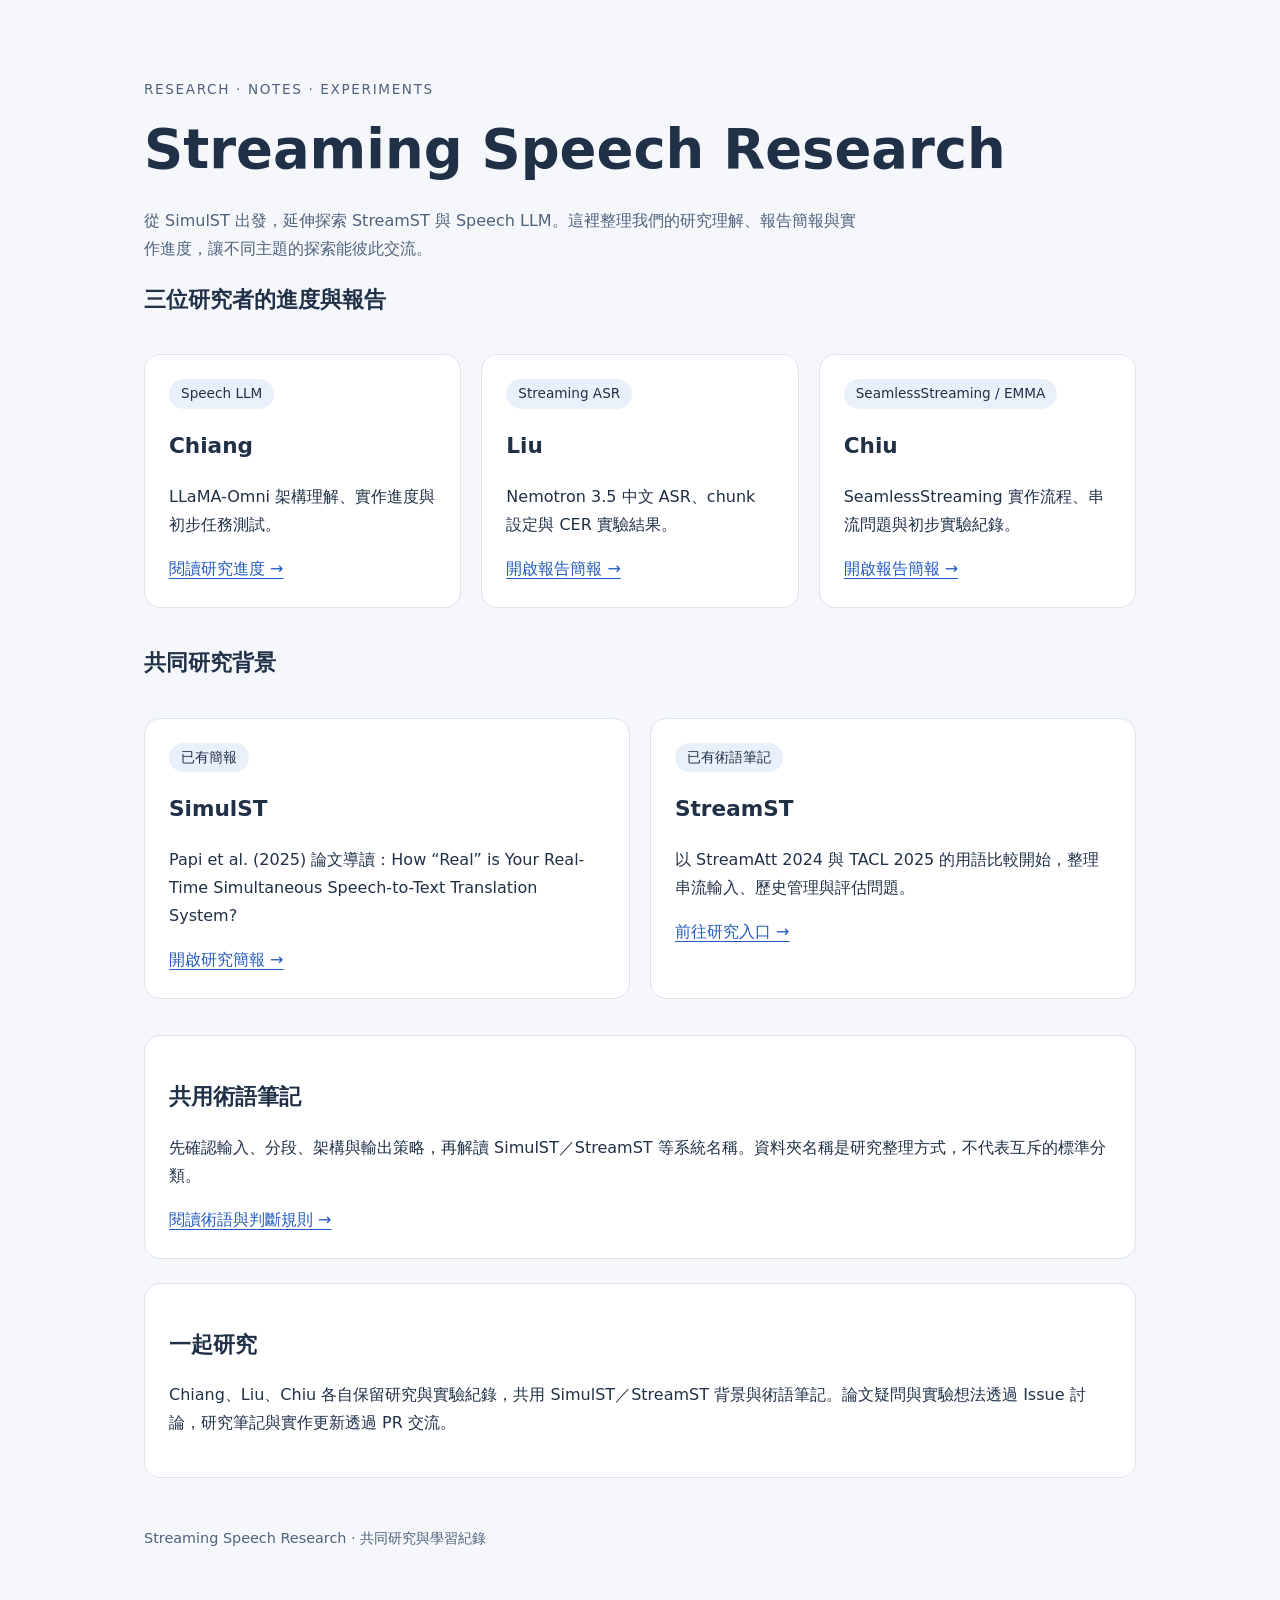
<file: docs/index.html>
<!doctype html>
<html lang="zh-Hant">
<head>
  <meta charset="utf-8">
  <meta name="viewport" content="width=device-width, initial-scale=1">
  <meta name="description" content="從 SimulST 出發，探索 StreamST 與 Speech LLM 的研究、學習紀錄與實作。">
  <title>Streaming Speech Research</title>
  <link rel="stylesheet" href="styles.css">
</head>
<body>
<main>
  <header>
    <p class="eyebrow">RESEARCH · NOTES · EXPERIMENTS</p>
    <h1>Streaming Speech Research</h1>
    <p class="intro">從 SimulST 出發，延伸探索 StreamST 與 Speech LLM。這裡整理我們的研究理解、報告簡報與實作進度，讓不同主題的探索能彼此交流。</p>
  </header>
  <h2>三位研究者的進度與報告</h2>
  <nav class="grid" aria-label="研究者報告">
    <article class="card">
      <span class="status">Speech LLM</span>
      <h2>Chiang</h2>
      <p>LLaMA-Omni 架構理解、實作進度與初步任務測試。</p>
      <a href="Chiang/SpeechLLM/index.html">閱讀研究進度 →</a>
    </article>
    <article class="card">
      <span class="status">Streaming ASR</span>
      <h2>Liu</h2>
      <p>Nemotron 3.5 中文 ASR、chunk 設定與 CER 實驗結果。</p>
      <a href="Liu/report.html">開啟報告簡報 →</a>
    </article>
    <article class="card">
      <span class="status">SeamlessStreaming / EMMA</span>
      <h2>Chiu</h2>
      <p>SeamlessStreaming 實作流程、串流問題與初步實驗紀錄。</p>
      <a href="chiu/seamless_streaming_progress.html">開啟報告簡報 →</a>
    </article>
  </nav>
  <h2>共同研究背景</h2>
  <nav class="grid" aria-label="共同研究主題">
    <article class="card">
      <span class="status">已有簡報</span>
      <h2>SimulST</h2>
      <p>Papi et al. (2025) 論文導讀：How “Real” is Your Real-Time Simultaneous Speech-to-Text Translation System?</p>
      <a href="SimulST/index.html">開啟研究簡報 →</a>
    </article>
    <article class="card">
      <span class="status">已有術語筆記</span>
      <h2>StreamST</h2>
      <p>以 StreamAtt 2024 與 TACL 2025 的用語比較開始，整理串流輸入、歷史管理與評估問題。</p>
      <a href="StreamST/index.html">前往研究入口 →</a>
    </article>
  </nav>
  <section class="card" aria-labelledby="terminology">
    <h2 id="terminology">共用術語筆記</h2>
    <p>先確認輸入、分段、架構與輸出策略，再解讀 SimulST／StreamST 等系統名稱。資料夾名稱是研究整理方式，不代表互斥的標準分類。</p>
    <a href="notes/terminology.html">閱讀術語與判斷規則 →</a>
  </section>
  <section class="card" aria-labelledby="collaboration">
    <h2 id="collaboration">一起研究</h2>
    <p>Chiang、Liu、Chiu 各自保留研究與實驗紀錄，共用 SimulST／StreamST 背景與術語筆記。論文疑問與實驗想法透過 Issue 討論，研究筆記與實作更新透過 PR 交流。</p>
  </section>
  <footer>Streaming Speech Research · 共同研究與學習紀錄</footer>
</main>
</body>
</html>
</file>
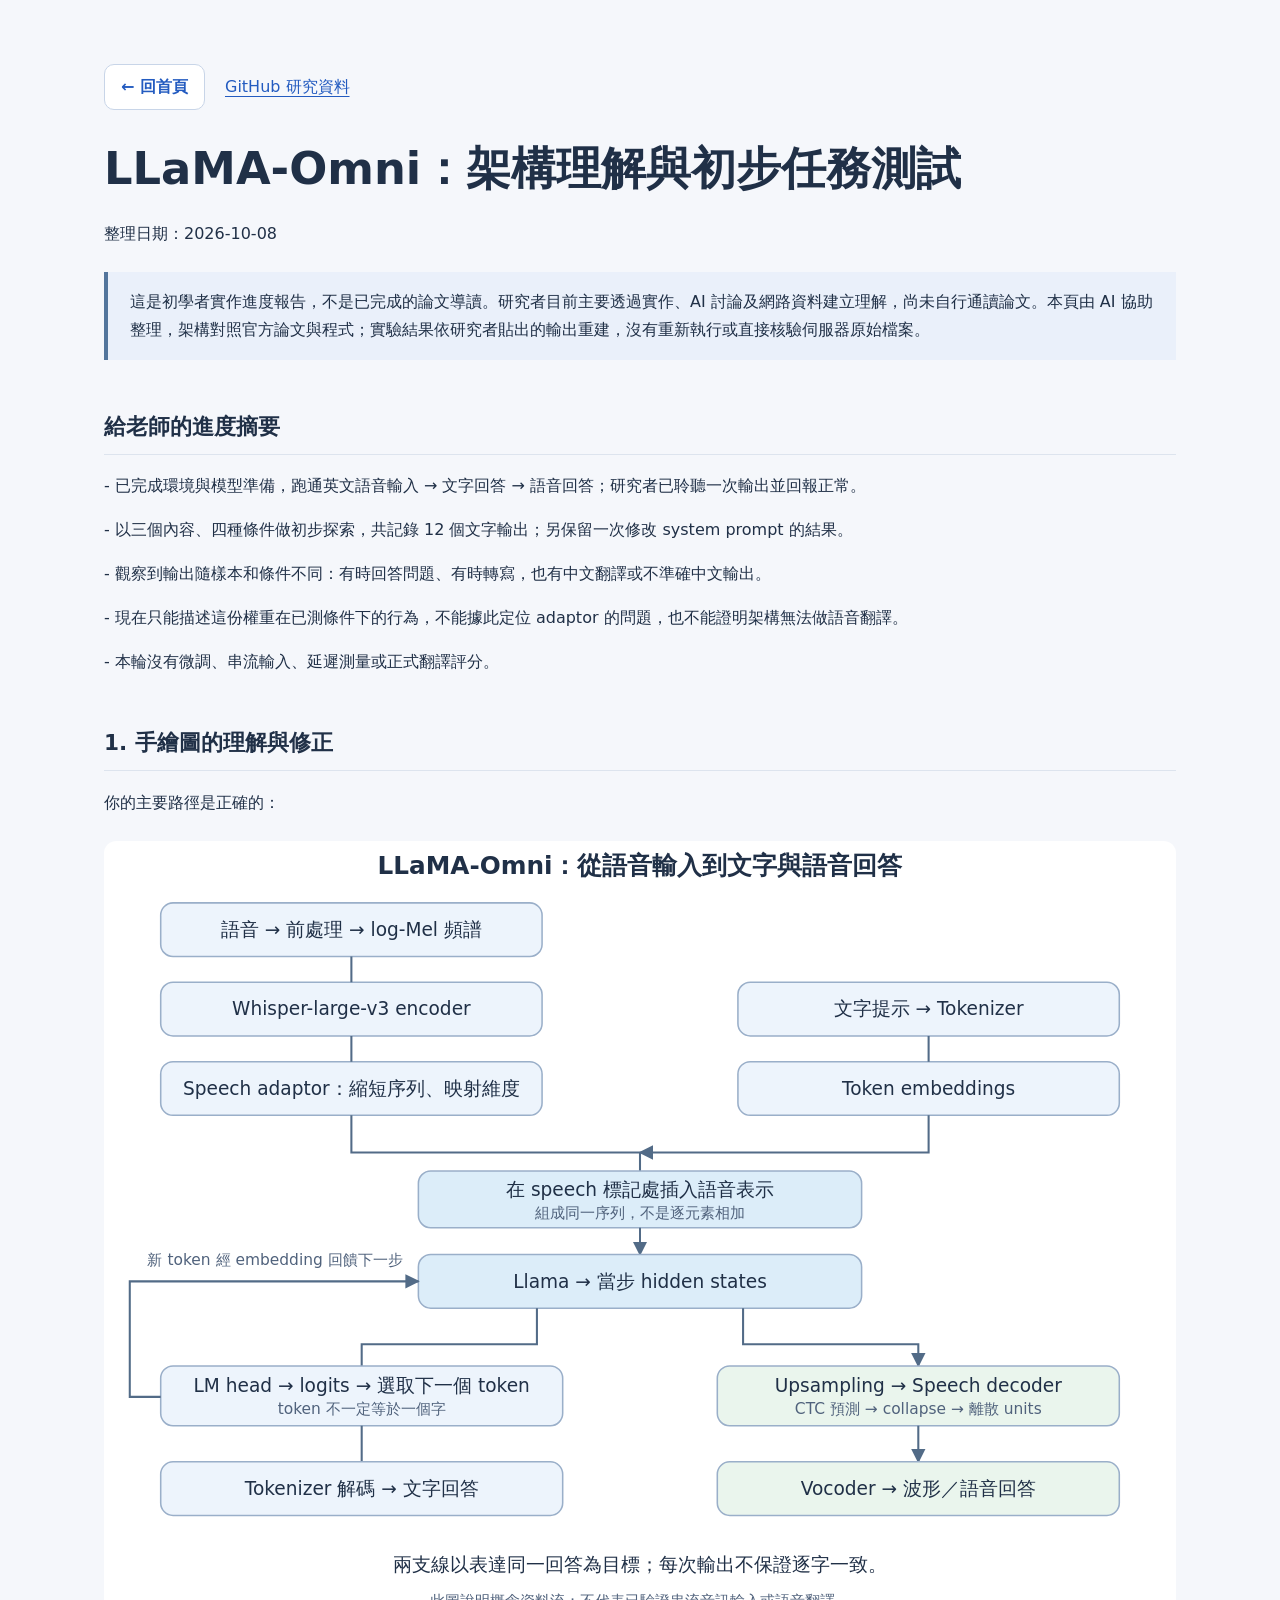
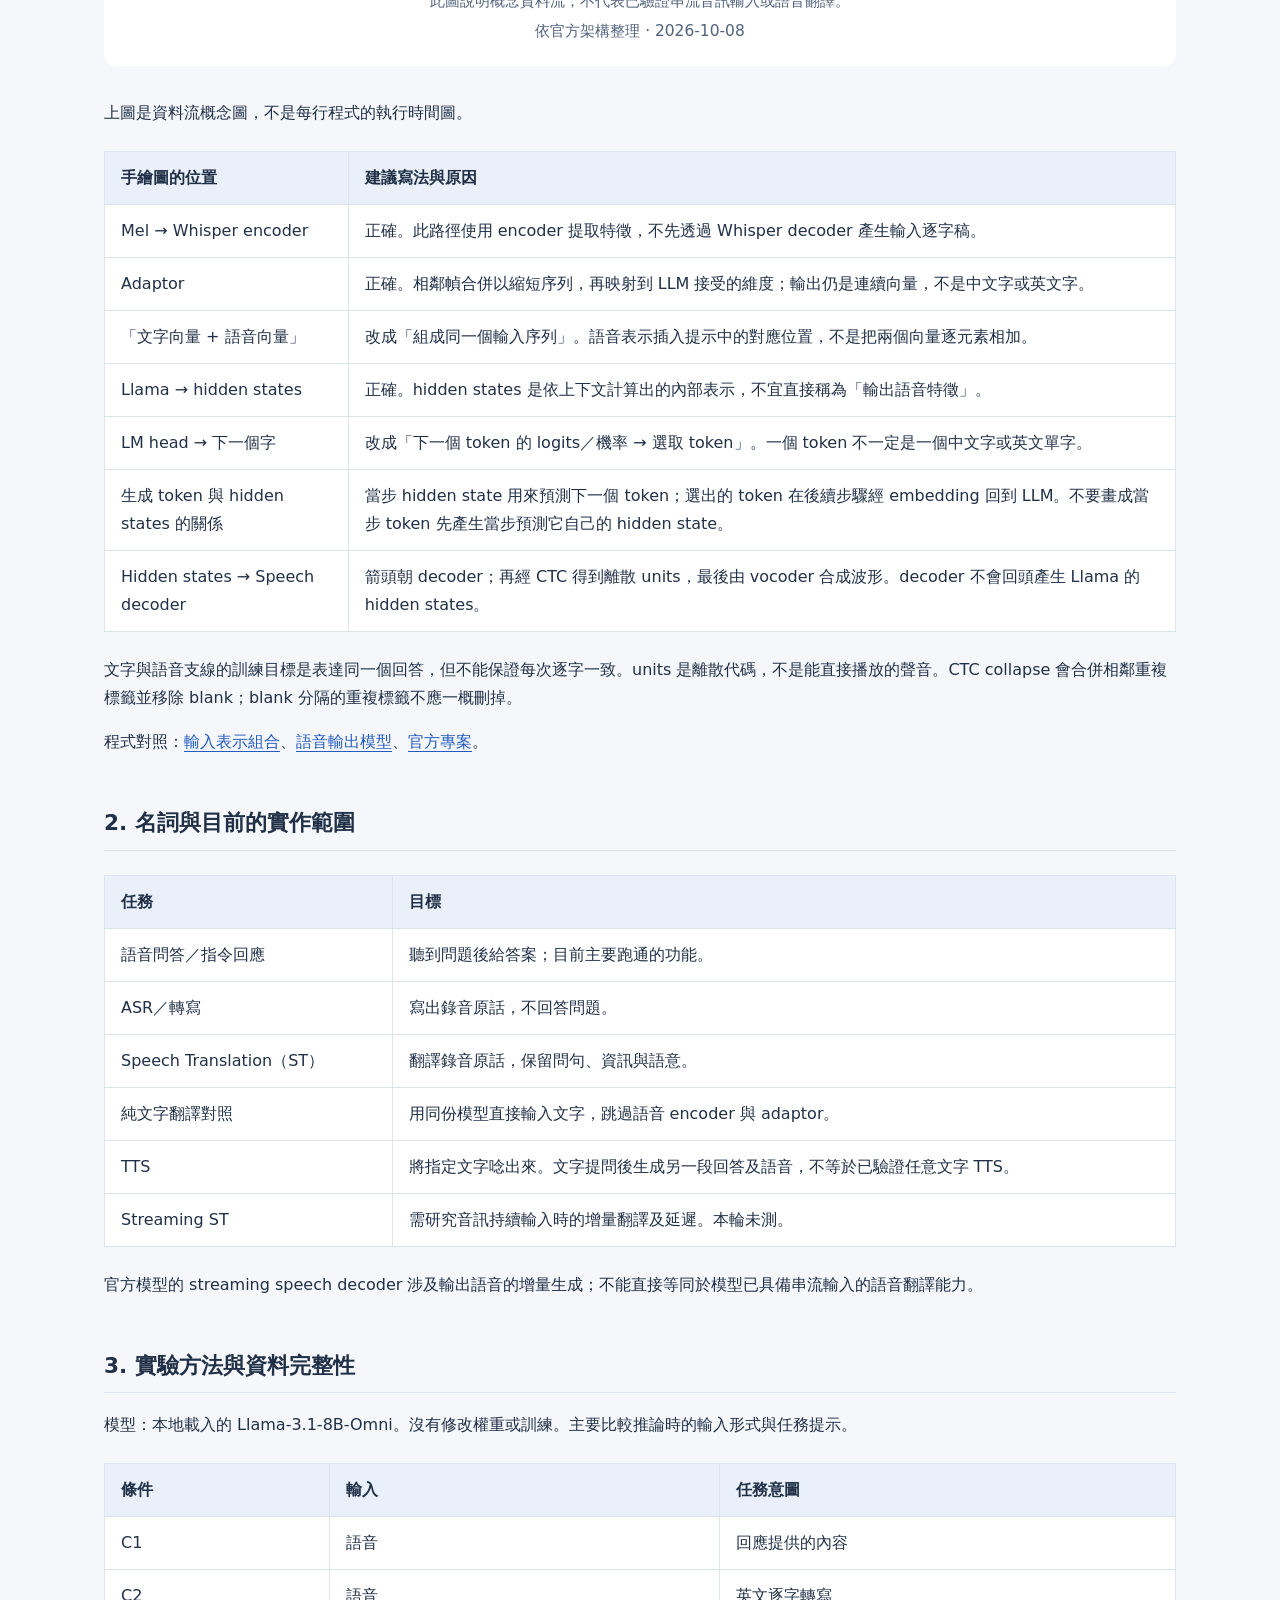
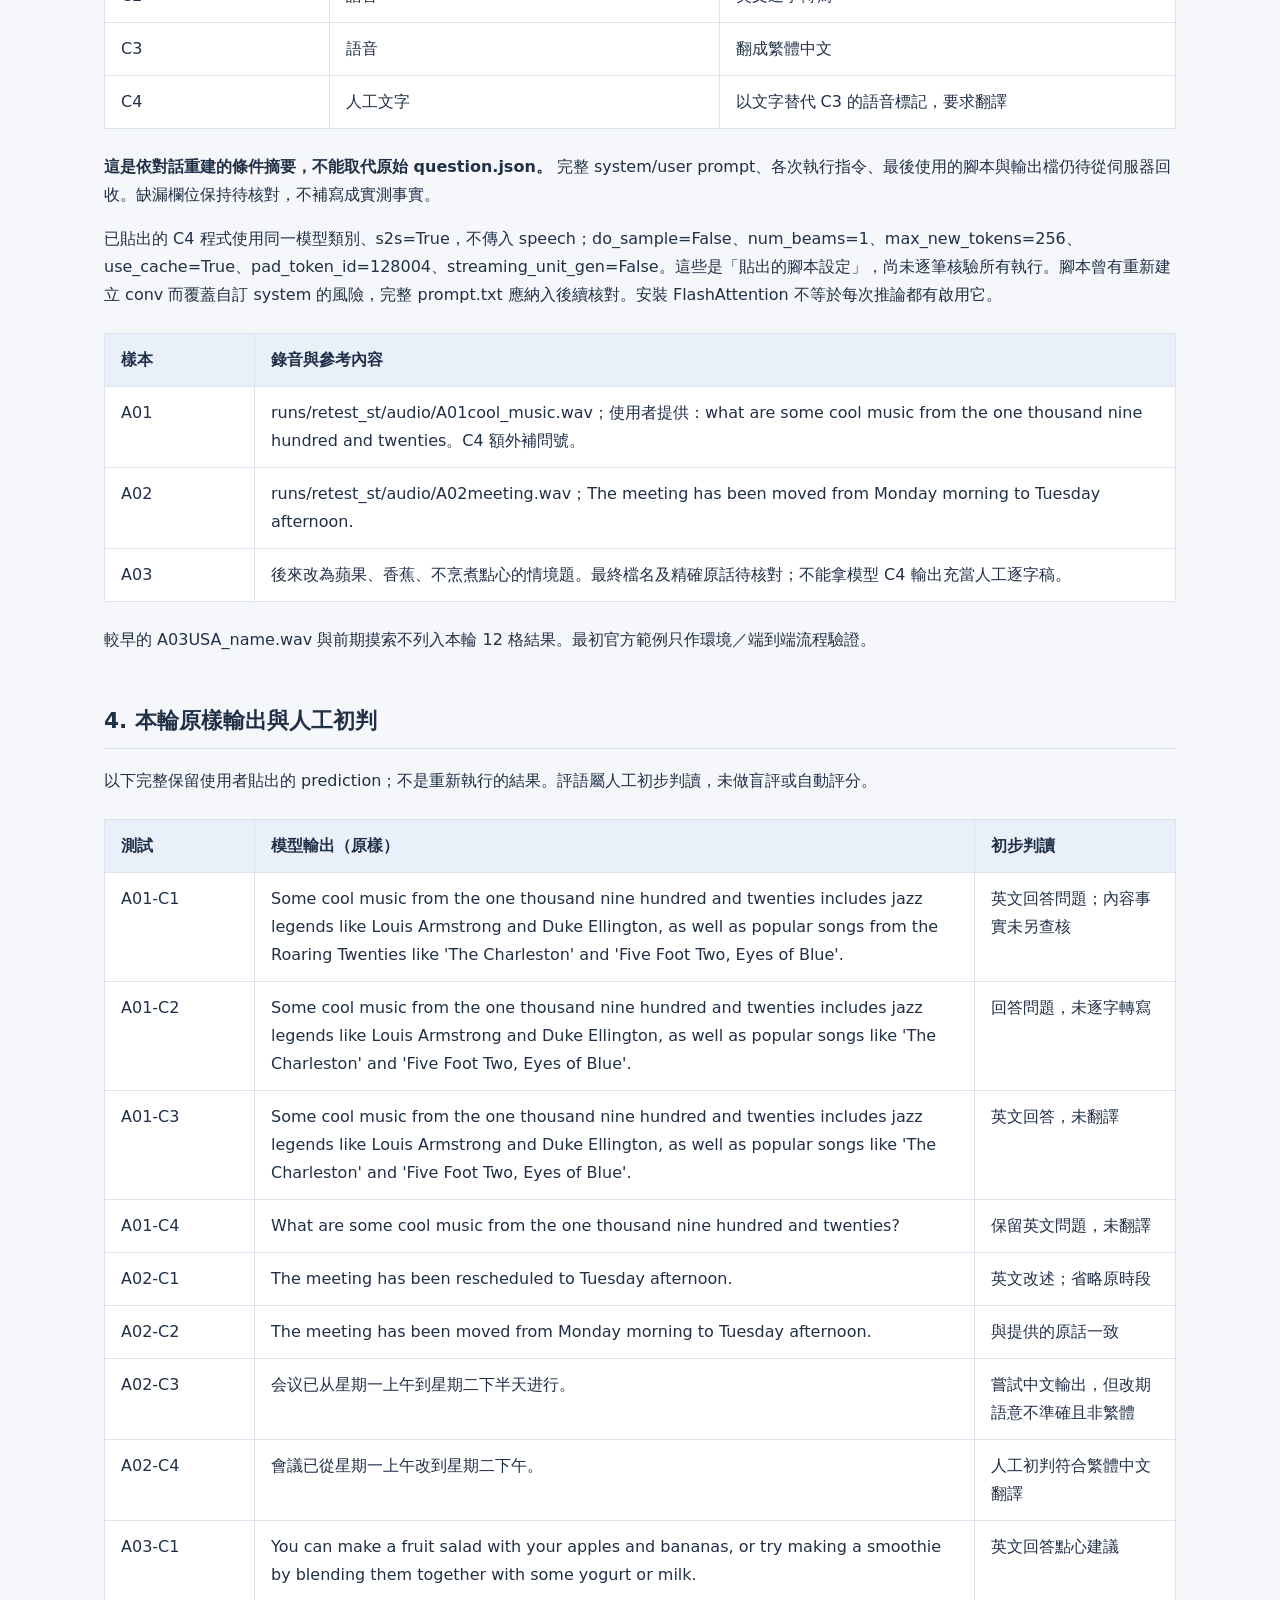
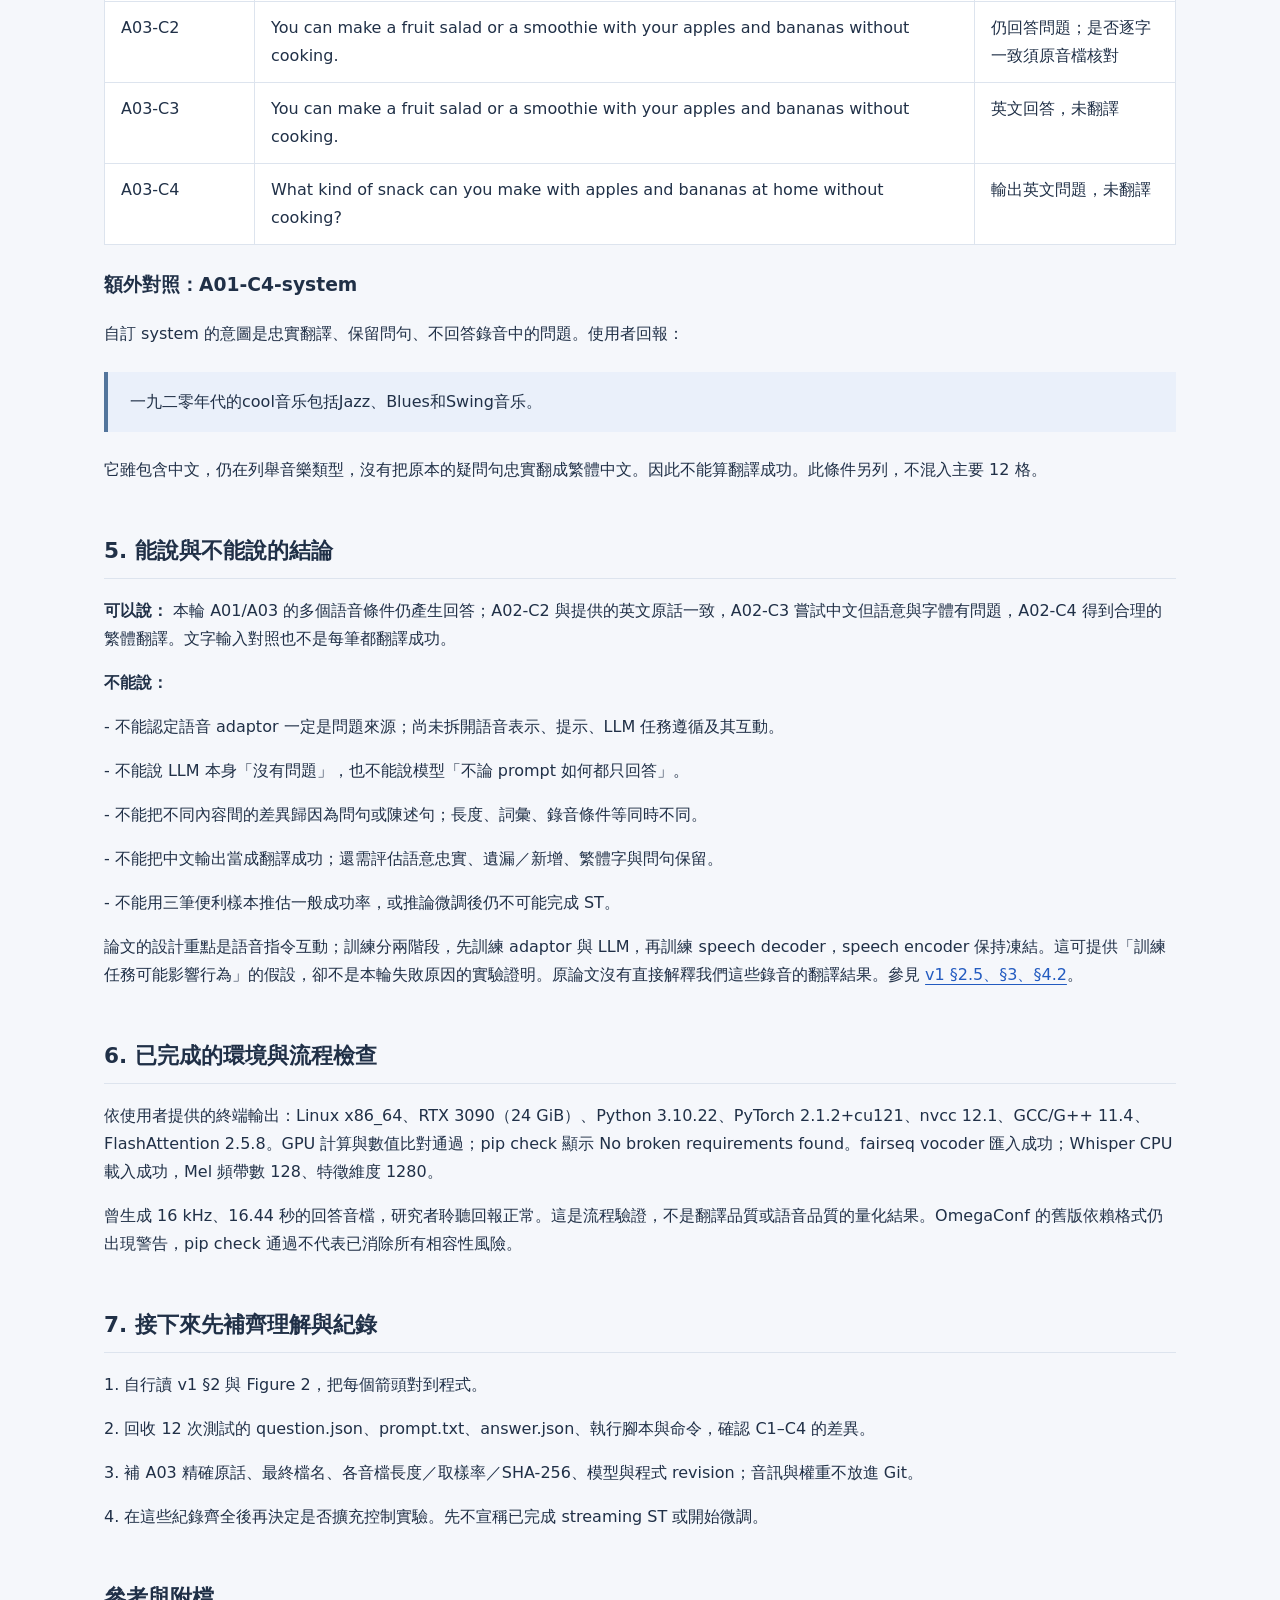
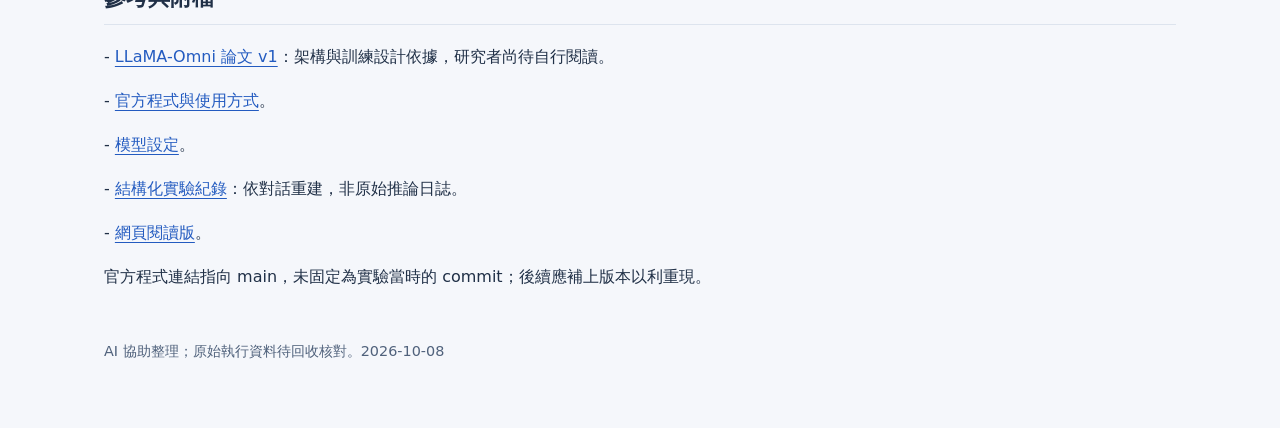
<file: docs/SpeechLLM/index.html>
<!doctype html>
<html lang="zh-Hant">
<head>
  <meta charset="utf-8">
  <meta name="viewport" content="width=device-width, initial-scale=1">
  <meta http-equiv="refresh" content="0; url=../Chiang/SpeechLLM/index.html">
  <title>SpeechLLM 研究入口已搬移</title>
  <link rel="stylesheet" href="../styles.css">
  <script>location.replace('../Chiang/SpeechLLM/index.html' + location.search + location.hash);</script>
</head>
<body><main><h1>SpeechLLM 研究入口已搬移</h1><p><a href="../Chiang/SpeechLLM/index.html">前往 Chiang 的 SpeechLLM 進度報告 →</a></p></main></body>
</html>
</file>
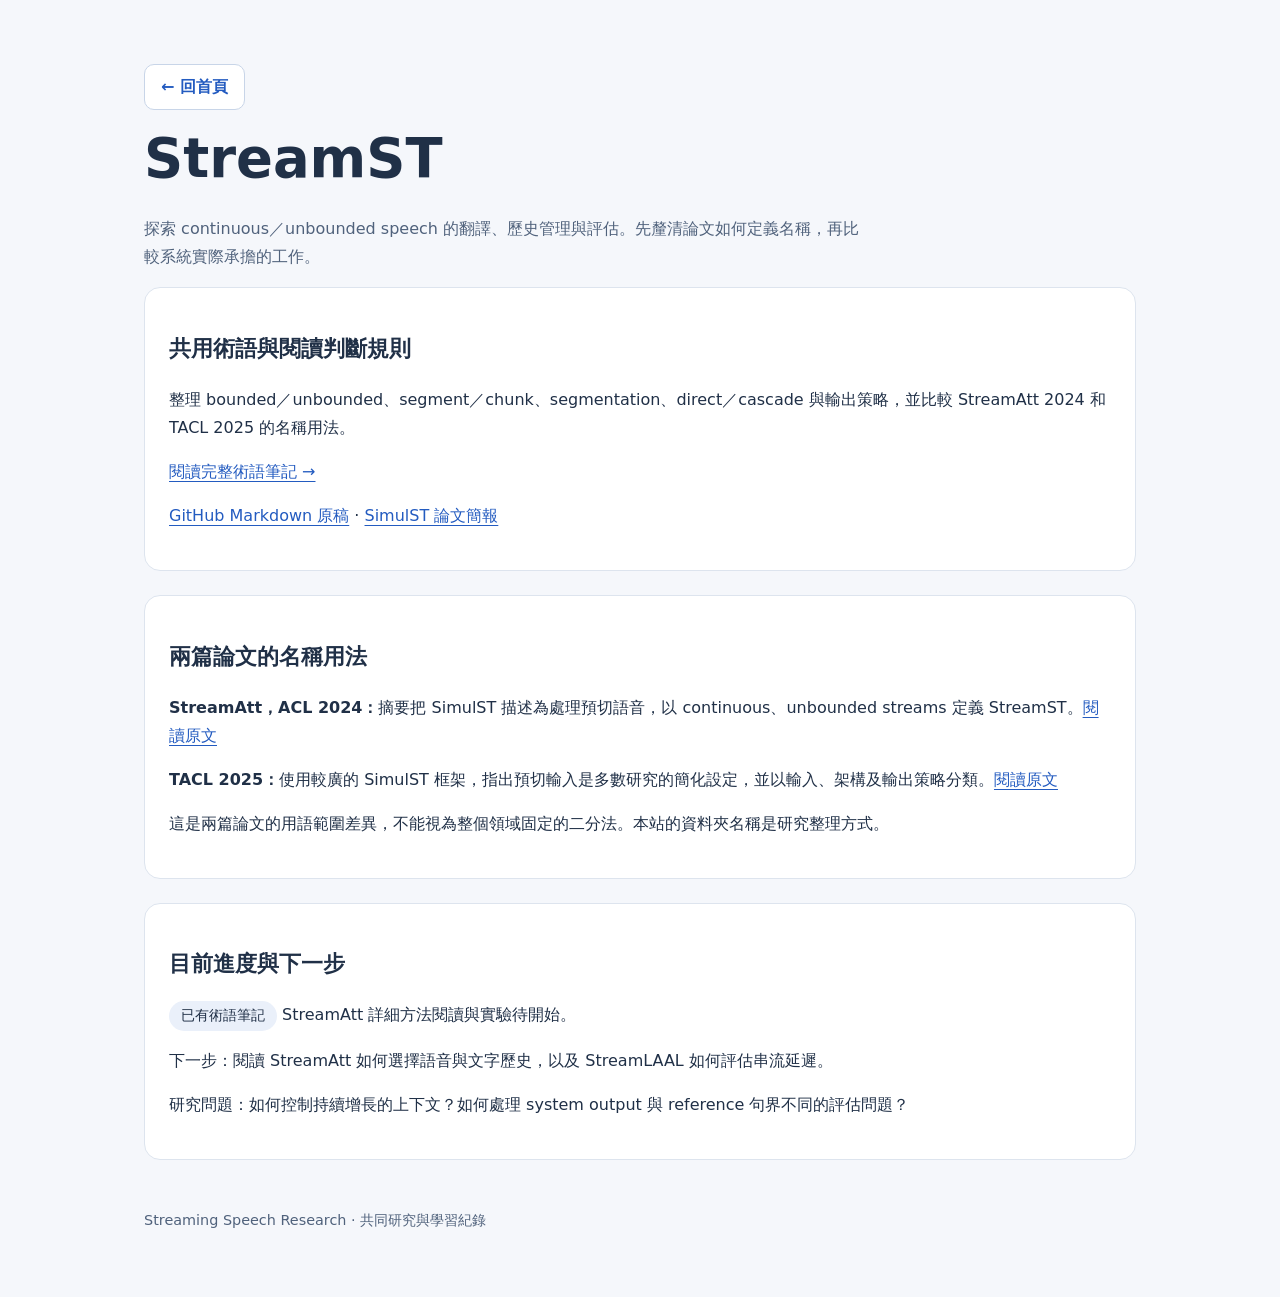
<file: docs/StreamST/index.html>
<!doctype html>
<html lang="zh-Hant">
<head>
  <meta charset="utf-8">
  <meta name="viewport" content="width=device-width, initial-scale=1">
  <meta name="description" content="StreamST 研究入口：SimulST／StreamST 用語比較、StreamAtt 閱讀與歷史管理、串流評估問題。">
  <title>StreamST · Streaming Speech Research</title>
  <link rel="stylesheet" href="../styles.css">
</head>
<body>
<main>
  <a class="home-button" href="../index.html">← 回首頁</a>
  <h1>StreamST</h1>
  <p class="intro">探索 continuous／unbounded speech 的翻譯、歷史管理與評估。先釐清論文如何定義名稱，再比較系統實際承擔的工作。</p>
  <section class="card">
    <h2>共用術語與閱讀判斷規則</h2>
    <p>整理 bounded／unbounded、segment／chunk、segmentation、direct／cascade 與輸出策略，並比較 StreamAtt 2024 和 TACL 2025 的名稱用法。</p>
    <p><a href="../notes/terminology.html">閱讀完整術語筆記 →</a></p>
    <p><a href="https://github.com/tc9305/streaming-speech-research/blob/main/notes/terminology.md">GitHub Markdown 原稿</a> · <a href="../SimulST/index.html">SimulST 論文簡報</a></p>
  </section>
  <section class="card">
    <h2>兩篇論文的名稱用法</h2>
    <p><strong>StreamAtt，ACL 2024：</strong>摘要把 SimulST 描述為處理預切語音，以 continuous、unbounded streams 定義 StreamST。<a href="https://aclanthology.org/2024.acl-long.202/">閱讀原文</a></p>
    <p><strong>TACL 2025：</strong>使用較廣的 SimulST 框架，指出預切輸入是多數研究的簡化設定，並以輸入、架構及輸出策略分類。<a href="https://aclanthology.org/2025.tacl-1.14/">閱讀原文</a></p>
    <p>這是兩篇論文的用語範圍差異，不能視為整個領域固定的二分法。本站的資料夾名稱是研究整理方式。</p>
  </section>
  <section class="card">
    <h2>目前進度與下一步</h2>
    <p><span class="status">已有術語筆記</span> StreamAtt 詳細方法閱讀與實驗待開始。</p>
    <p>下一步：閱讀 StreamAtt 如何選擇語音與文字歷史，以及 StreamLAAL 如何評估串流延遲。</p>
    <p>研究問題：如何控制持續增長的上下文？如何處理 system output 與 reference 句界不同的評估問題？</p>
  </section>
  <footer>Streaming Speech Research · 共同研究與學習紀錄</footer>
</main>
</body>
</html>
</file>
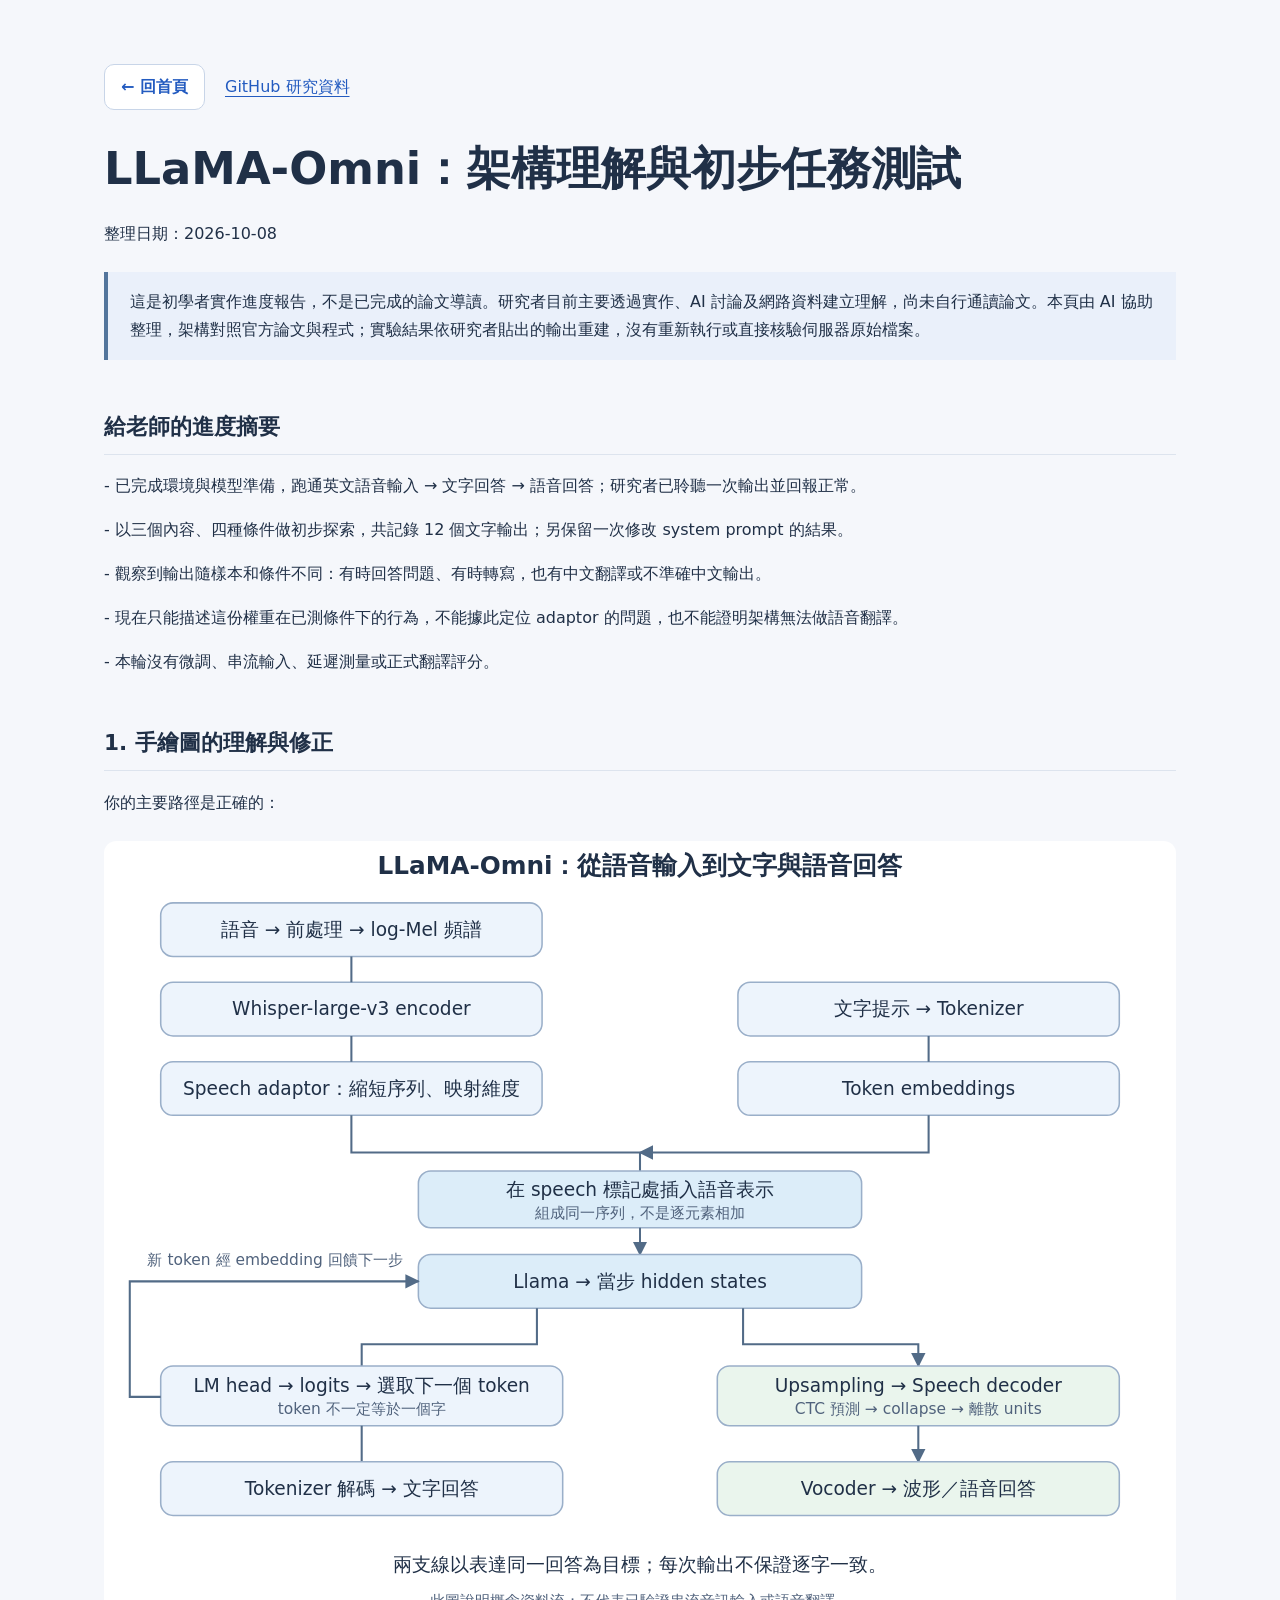
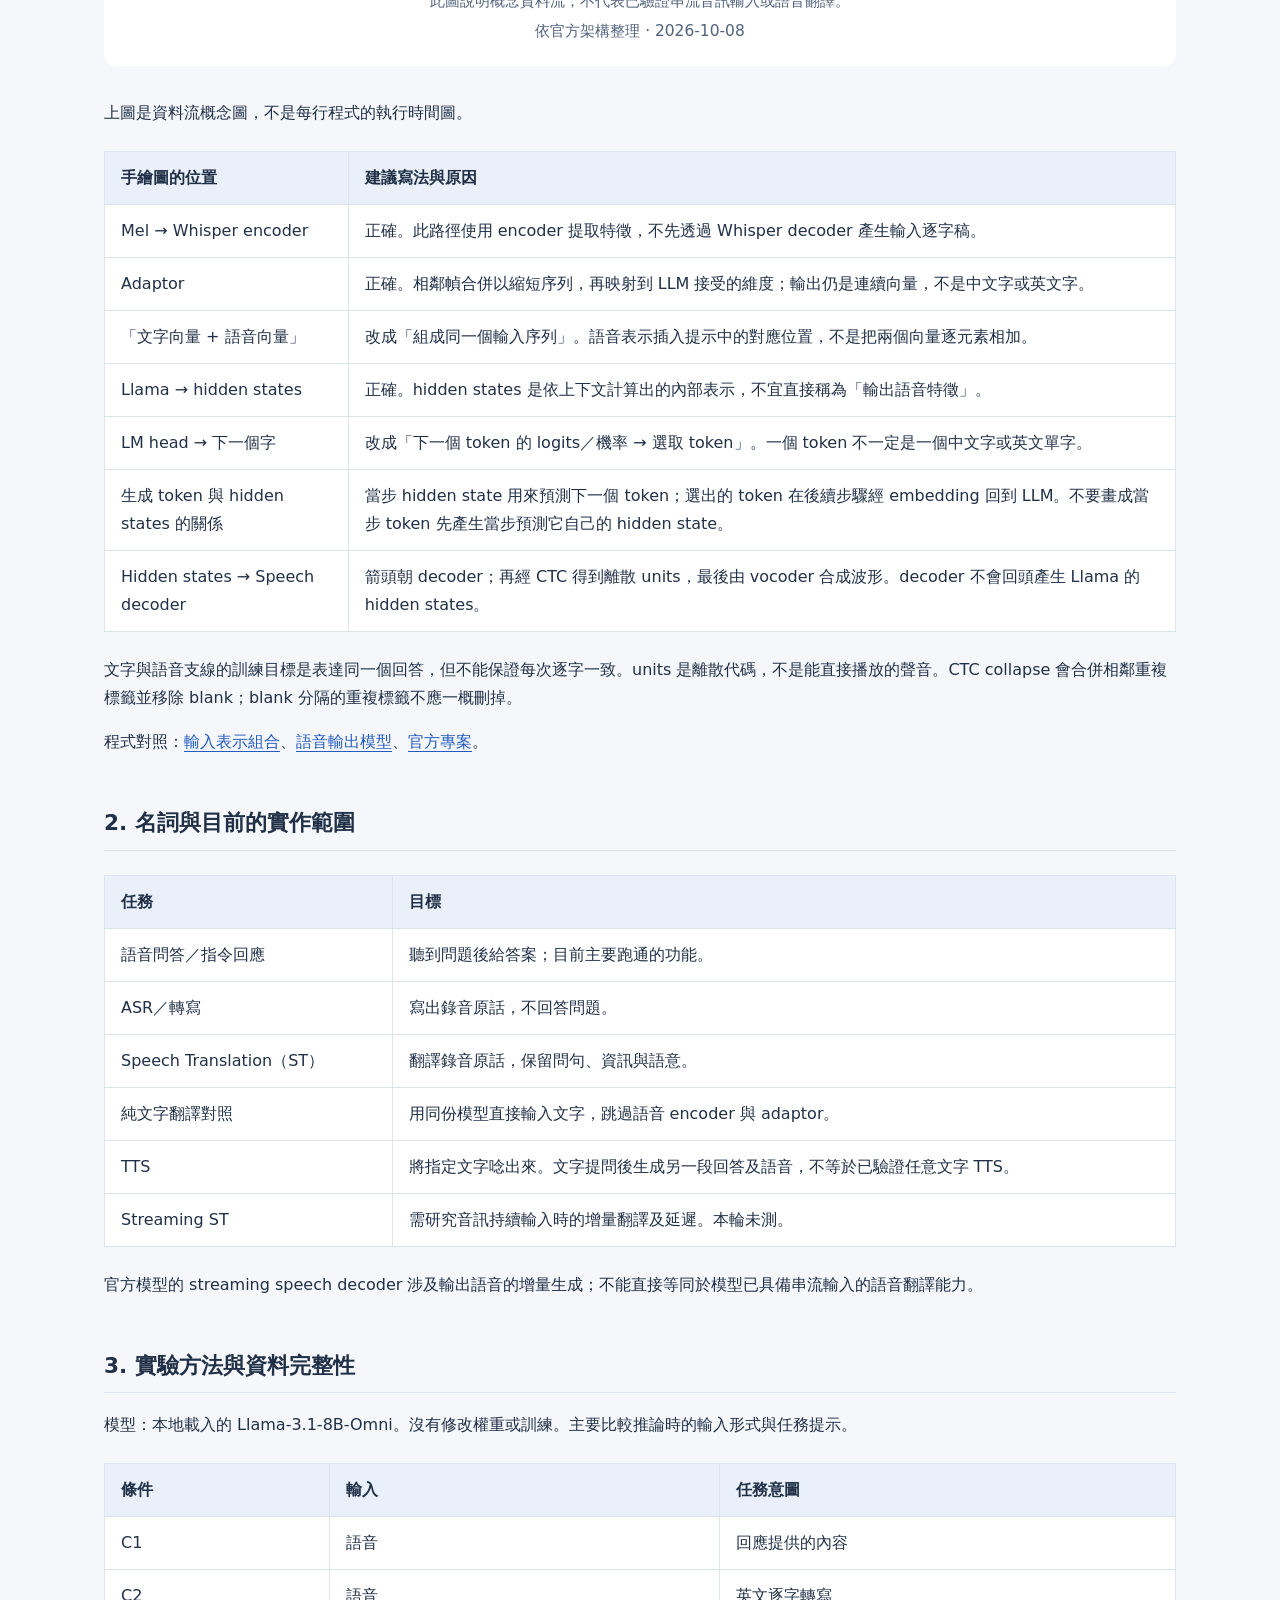
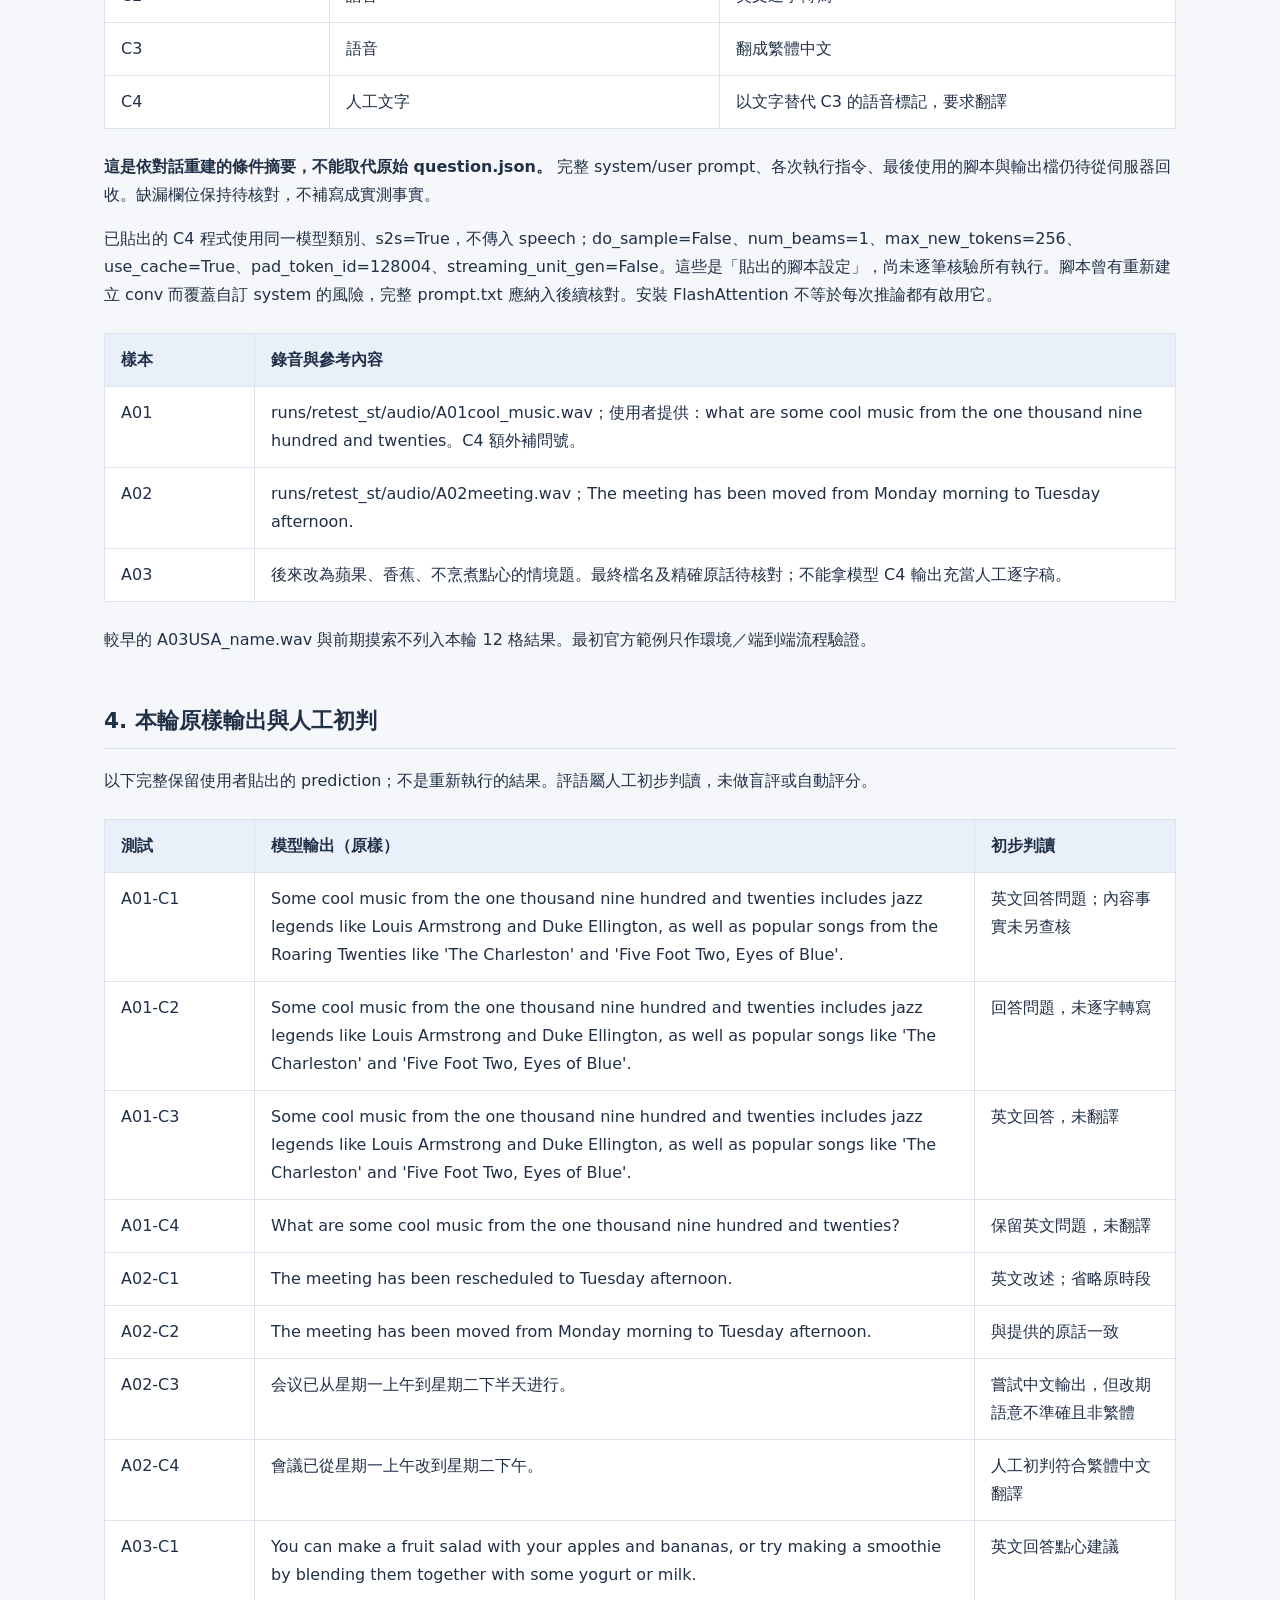
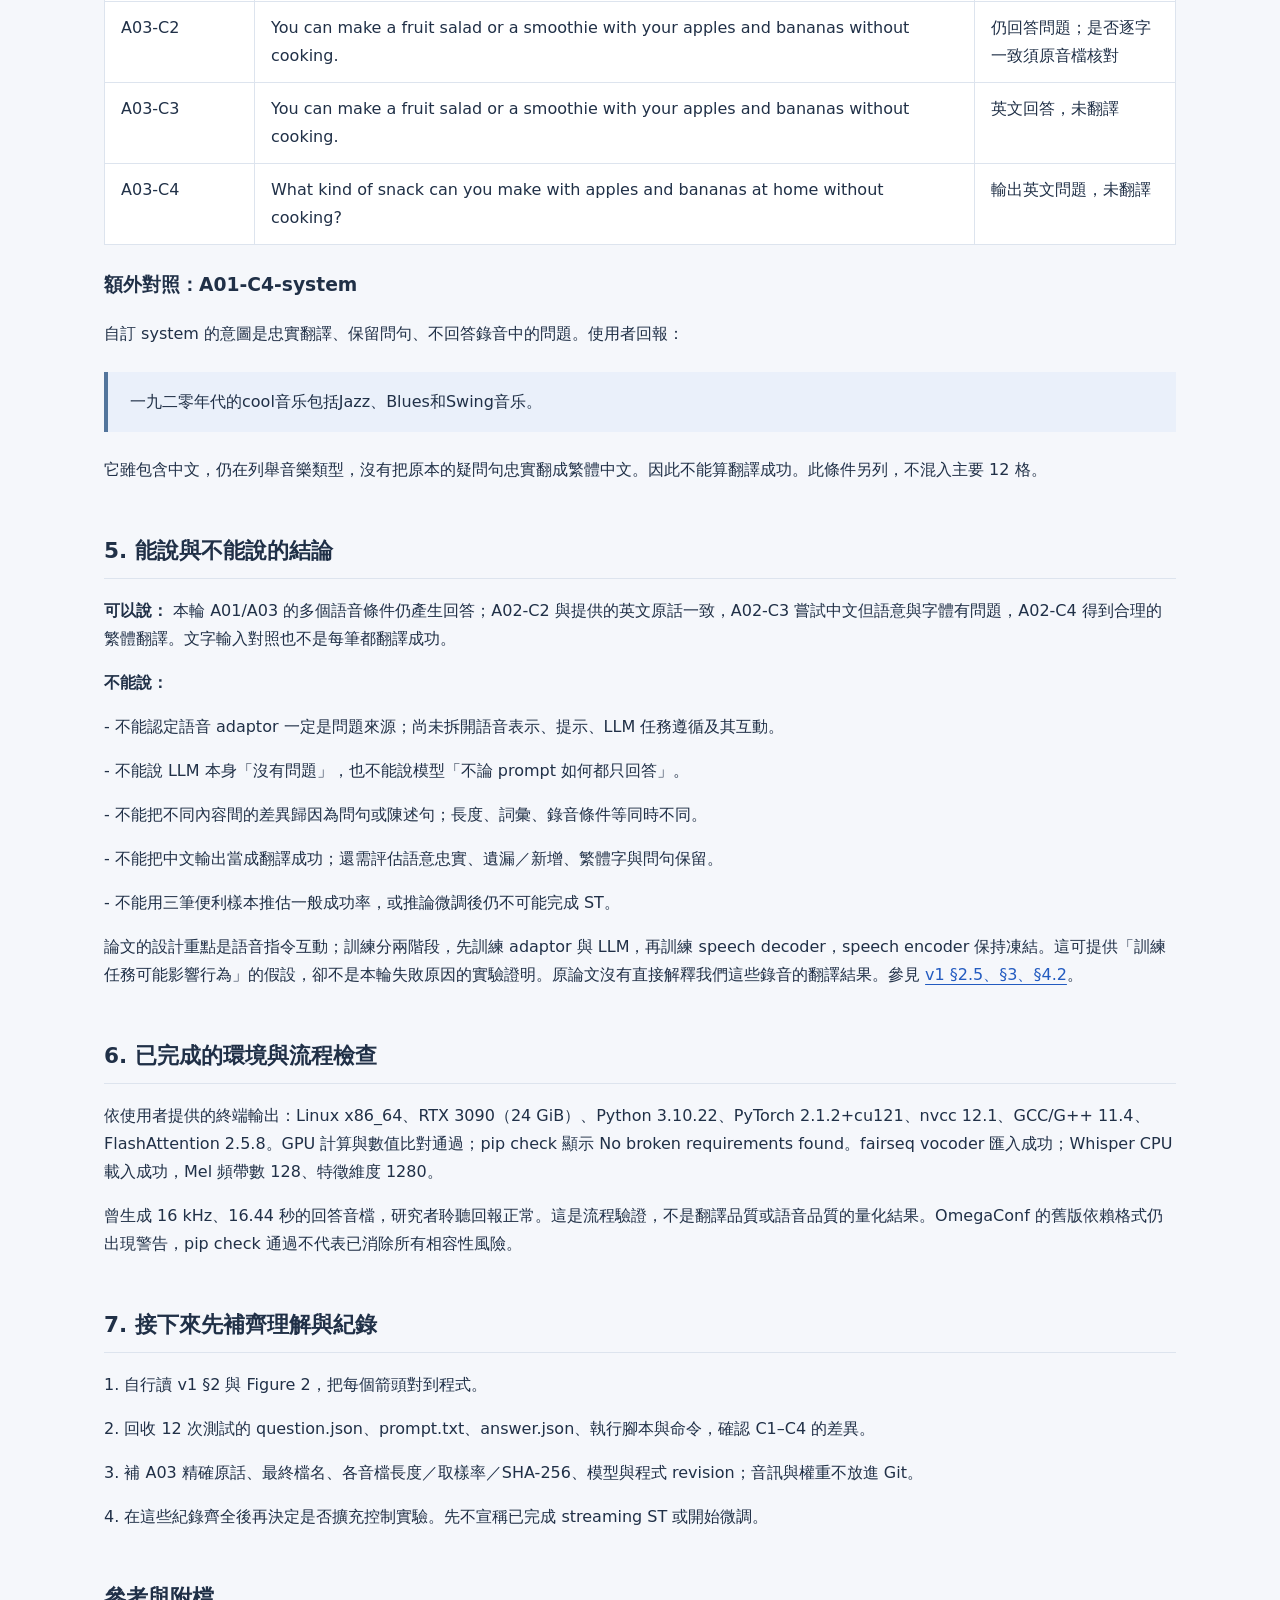
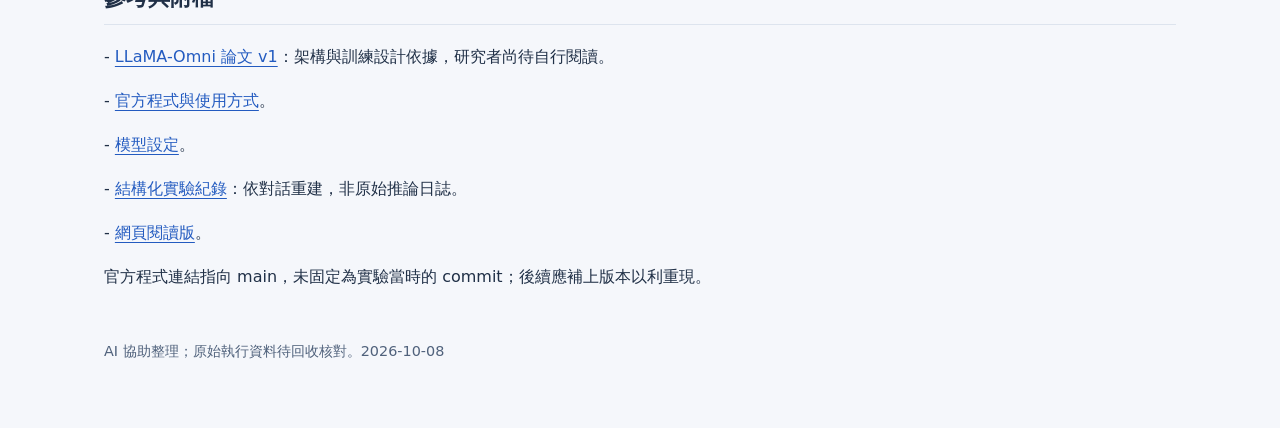
<file: docs/Chiang/SpeechLLM/index.html>
<!doctype html>
<html lang="zh-Hant"><head><meta charset="utf-8"><meta name="viewport" content="width=device-width, initial-scale=1"><title>LLaMA-Omni 實作與初步測試 · Speech LLM</title><link rel="stylesheet" href="../../styles.css"><style>blockquote{margin:24px 0;padding:16px 22px;border-left:4px solid #53759c;background:#eaf0fa}figure{margin:24px 0}code{overflow-wrap:anywhere}td{overflow-wrap:anywhere}.notes-content td:nth-child(2){min-width:260px}h2{margin-top:44px}</style></head><body><main class="notes-content"><nav class="reading-nav"><a class="home-button" href="../../index.html">← 回首頁</a><a href="https://github.com/tc9305/streaming-speech-research/tree/main/Chiang/SpeechLLM">GitHub 研究資料</a></nav><h1>LLaMA-Omni：架構理解與初步任務測試</h1>
<p>整理日期：2026-10-08</p>
<blockquote>這是初學者實作進度報告，不是已完成的論文導讀。研究者目前主要透過實作、AI 討論及網路資料建立理解，尚未自行通讀論文。本頁由 AI 協助整理，架構對照官方論文與程式；實驗結果依研究者貼出的輸出重建，沒有重新執行或直接核驗伺服器原始檔案。</blockquote>
<h2>給老師的進度摘要</h2>
<p>- 已完成環境與模型準備，跑通英文語音輸入 → 文字回答 → 語音回答；研究者已聆聽一次輸出並回報正常。</p>
<p>- 以三個內容、四種條件做初步探索，共記錄 12 個文字輸出；另保留一次修改 system prompt 的結果。</p>
<p>- 觀察到輸出隨樣本和條件不同：有時回答問題、有時轉寫，也有中文翻譯或不準確中文輸出。</p>
<p>- 現在只能描述這份權重在已測條件下的行為，不能據此定位 adaptor 的問題，也不能證明架構無法做語音翻譯。</p>
<p>- 本輪沒有微調、串流輸入、延遲測量或正式翻譯評分。</p>
<h2>1. 手繪圖的理解與修正</h2>
<p>你的主要路徑是正確的：</p>
<figure><img src="assets/llama-omni-architecture.svg" alt="LLaMA-Omni 語音及文字資料流，含自回歸回饋與 CTC 語音輸出" style="width:100%;height:auto"></figure>
<p>上圖是資料流概念圖，不是每行程式的執行時間圖。</p>
<div class="table-scroll"><table><thead><tr><th scope="col">手繪圖的位置</th><th scope="col">建議寫法與原因</th></tr></thead><tbody>
<tr><td>Mel → Whisper encoder</td><td>正確。此路徑使用 encoder 提取特徵，不先透過 Whisper decoder 產生輸入逐字稿。</td></tr>
<tr><td>Adaptor</td><td>正確。相鄰幀合併以縮短序列，再映射到 LLM 接受的維度；輸出仍是連續向量，不是中文字或英文字。</td></tr>
<tr><td>「文字向量 + 語音向量」</td><td>改成「組成同一個輸入序列」。語音表示插入提示中的對應位置，不是把兩個向量逐元素相加。</td></tr>
<tr><td>Llama → hidden states</td><td>正確。hidden states 是依上下文計算出的內部表示，不宜直接稱為「輸出語音特徵」。</td></tr>
<tr><td>LM head → 下一個字</td><td>改成「下一個 token 的 logits／機率 → 選取 token」。一個 token 不一定是一個中文字或英文單字。</td></tr>
<tr><td>生成 token 與 hidden states 的關係</td><td>當步 hidden state 用來預測下一個 token；選出的 token 在後續步驟經 embedding 回到 LLM。不要畫成當步 token 先產生當步預測它自己的 hidden state。</td></tr>
<tr><td>Hidden states → Speech decoder</td><td>箭頭朝 decoder；再經 CTC 得到離散 units，最後由 vocoder 合成波形。decoder 不會回頭產生 Llama 的 hidden states。</td></tr>
</tbody></table></div>
<p>文字與語音支線的訓練目標是表達同一個回答，但不能保證每次逐字一致。units 是離散代碼，不是能直接播放的聲音。CTC collapse 會合併相鄰重複標籤並移除 blank；blank 分隔的重複標籤不應一概刪掉。</p>
<p>程式對照：<a href="https://github.com/ictnlp/LLaMA-Omni/blob/main/omni_speech/model/omni_speech_arch.py">輸入表示組合</a>、<a href="https://github.com/ictnlp/LLaMA-Omni/blob/main/omni_speech/model/language_model/omni_speech2s_llama.py">語音輸出模型</a>、<a href="https://github.com/ictnlp/LLaMA-Omni">官方專案</a>。</p>
<h2>2. 名詞與目前的實作範圍</h2>
<div class="table-scroll"><table><thead><tr><th scope="col">任務</th><th scope="col">目標</th></tr></thead><tbody>
<tr><td>語音問答／指令回應</td><td>聽到問題後給答案；目前主要跑通的功能。</td></tr>
<tr><td>ASR／轉寫</td><td>寫出錄音原話，不回答問題。</td></tr>
<tr><td>Speech Translation（ST）</td><td>翻譯錄音原話，保留問句、資訊與語意。</td></tr>
<tr><td>純文字翻譯對照</td><td>用同份模型直接輸入文字，跳過語音 encoder 與 adaptor。</td></tr>
<tr><td>TTS</td><td>將指定文字唸出來。文字提問後生成另一段回答及語音，不等於已驗證任意文字 TTS。</td></tr>
<tr><td>Streaming ST</td><td>需研究音訊持續輸入時的增量翻譯及延遲。本輪未測。</td></tr>
</tbody></table></div>
<p>官方模型的 streaming speech decoder 涉及輸出語音的增量生成；不能直接等同於模型已具備串流輸入的語音翻譯能力。</p>
<h2>3. 實驗方法與資料完整性</h2>
<p>模型：本地載入的 Llama-3.1-8B-Omni。沒有修改權重或訓練。主要比較推論時的輸入形式與任務提示。</p>
<div class="table-scroll"><table><thead><tr><th scope="col">條件</th><th scope="col">輸入</th><th scope="col">任務意圖</th></tr></thead><tbody>
<tr><td>C1</td><td>語音</td><td>回應提供的內容</td></tr>
<tr><td>C2</td><td>語音</td><td>英文逐字轉寫</td></tr>
<tr><td>C3</td><td>語音</td><td>翻成繁體中文</td></tr>
<tr><td>C4</td><td>人工文字</td><td>以文字替代 C3 的語音標記，要求翻譯</td></tr>
</tbody></table></div>
<p><strong>這是依對話重建的條件摘要，不能取代原始 question.json。</strong> 完整 system/user prompt、各次執行指令、最後使用的腳本與輸出檔仍待從伺服器回收。缺漏欄位保持待核對，不補寫成實測事實。</p>
<p>已貼出的 C4 程式使用同一模型類別、s2s=True，不傳入 speech；do_sample=False、num_beams=1、max_new_tokens=256、use_cache=True、pad_token_id=128004、streaming_unit_gen=False。這些是「貼出的腳本設定」，尚未逐筆核驗所有執行。腳本曾有重新建立 conv 而覆蓋自訂 system 的風險，完整 prompt.txt 應納入後續核對。安裝 FlashAttention 不等於每次推論都有啟用它。</p>
<div class="table-scroll"><table><thead><tr><th scope="col">樣本</th><th scope="col">錄音與參考內容</th></tr></thead><tbody>
<tr><td>A01</td><td>runs/retest_st/audio/A01cool_music.wav；使用者提供：what are some cool music from the one thousand nine hundred and twenties。C4 額外補問號。</td></tr>
<tr><td>A02</td><td>runs/retest_st/audio/A02meeting.wav；The meeting has been moved from Monday morning to Tuesday afternoon.</td></tr>
<tr><td>A03</td><td>後來改為蘋果、香蕉、不烹煮點心的情境題。最終檔名及精確原話待核對；不能拿模型 C4 輸出充當人工逐字稿。</td></tr>
</tbody></table></div>
<p>較早的 A03USA_name.wav 與前期摸索不列入本輪 12 格結果。最初官方範例只作環境／端到端流程驗證。</p>
<h2>4. 本輪原樣輸出與人工初判</h2>
<p>以下完整保留使用者貼出的 prediction；不是重新執行的結果。評語屬人工初步判讀，未做盲評或自動評分。</p>
<div class="table-scroll"><table><thead><tr><th scope="col">測試</th><th scope="col">模型輸出（原樣）</th><th scope="col">初步判讀</th></tr></thead><tbody>
<tr><td>A01-C1</td><td>Some cool music from the one thousand nine hundred and twenties includes jazz legends like Louis Armstrong and Duke Ellington, as well as popular songs from the Roaring Twenties like 'The Charleston' and 'Five Foot Two, Eyes of Blue'.</td><td>英文回答問題；內容事實未另查核</td></tr>
<tr><td>A01-C2</td><td>Some cool music from the one thousand nine hundred and twenties includes jazz legends like Louis Armstrong and Duke Ellington, as well as popular songs like 'The Charleston' and 'Five Foot Two, Eyes of Blue'.</td><td>回答問題，未逐字轉寫</td></tr>
<tr><td>A01-C3</td><td>Some cool music from the one thousand nine hundred and twenties includes jazz legends like Louis Armstrong and Duke Ellington, as well as popular songs like 'The Charleston' and 'Five Foot Two, Eyes of Blue'.</td><td>英文回答，未翻譯</td></tr>
<tr><td>A01-C4</td><td>What are some cool music from the one thousand nine hundred and twenties?</td><td>保留英文問題，未翻譯</td></tr>
<tr><td>A02-C1</td><td>The meeting has been rescheduled to Tuesday afternoon.</td><td>英文改述；省略原時段</td></tr>
<tr><td>A02-C2</td><td>The meeting has been moved from Monday morning to Tuesday afternoon.</td><td>與提供的原話一致</td></tr>
<tr><td>A02-C3</td><td>会议已从星期一上午到星期二下半天进行。</td><td>嘗試中文輸出，但改期語意不準確且非繁體</td></tr>
<tr><td>A02-C4</td><td>會議已從星期一上午改到星期二下午。</td><td>人工初判符合繁體中文翻譯</td></tr>
<tr><td>A03-C1</td><td>You can make a fruit salad with your apples and bananas, or try making a smoothie by blending them together with some yogurt or milk.</td><td>英文回答點心建議</td></tr>
<tr><td>A03-C2</td><td>You can make a fruit salad or a smoothie with your apples and bananas without cooking.</td><td>仍回答問題；是否逐字一致須原音檔核對</td></tr>
<tr><td>A03-C3</td><td>You can make a fruit salad or a smoothie with your apples and bananas without cooking.</td><td>英文回答，未翻譯</td></tr>
<tr><td>A03-C4</td><td>What kind of snack can you make with apples and bananas at home without cooking?</td><td>輸出英文問題，未翻譯</td></tr>
</tbody></table></div>
<h3>額外對照：A01-C4-system</h3>
<p>自訂 system 的意圖是忠實翻譯、保留問句、不回答錄音中的問題。使用者回報：</p>
<blockquote>一九二零年代的cool音乐包括Jazz、Blues和Swing音乐。</blockquote>
<p>它雖包含中文，仍在列舉音樂類型，沒有把原本的疑問句忠實翻成繁體中文。因此不能算翻譯成功。此條件另列，不混入主要 12 格。</p>
<h2>5. 能說與不能說的結論</h2>
<p><strong>可以說：</strong> 本輪 A01/A03 的多個語音條件仍產生回答；A02-C2 與提供的英文原話一致，A02-C3 嘗試中文但語意與字體有問題，A02-C4 得到合理的繁體翻譯。文字輸入對照也不是每筆都翻譯成功。</p>
<p><strong>不能說：</strong></p>
<p>- 不能認定語音 adaptor 一定是問題來源；尚未拆開語音表示、提示、LLM 任務遵循及其互動。</p>
<p>- 不能說 LLM 本身「沒有問題」，也不能說模型「不論 prompt 如何都只回答」。</p>
<p>- 不能把不同內容間的差異歸因為問句或陳述句；長度、詞彙、錄音條件等同時不同。</p>
<p>- 不能把中文輸出當成翻譯成功；還需評估語意忠實、遺漏／新增、繁體字與問句保留。</p>
<p>- 不能用三筆便利樣本推估一般成功率，或推論微調後仍不可能完成 ST。</p>
<p>論文的設計重點是語音指令互動；訓練分兩階段，先訓練 adaptor 與 LLM，再訓練 speech decoder，speech encoder 保持凍結。這可提供「訓練任務可能影響行為」的假設，卻不是本輪失敗原因的實驗證明。原論文沒有直接解釋我們這些錄音的翻譯結果。參見 <a href="https://arxiv.org/html/2409.06666v1">v1 §2.5、§3、§4.2</a>。</p>
<h2>6. 已完成的環境與流程檢查</h2>
<p>依使用者提供的終端輸出：Linux x86_64、RTX 3090（24 GiB）、Python 3.10.22、PyTorch 2.1.2+cu121、nvcc 12.1、GCC/G++ 11.4、FlashAttention 2.5.8。GPU 計算與數值比對通過；pip check 顯示 No broken requirements found。fairseq vocoder 匯入成功；Whisper CPU 載入成功，Mel 頻帶數 128、特徵維度 1280。</p>
<p>曾生成 16 kHz、16.44 秒的回答音檔，研究者聆聽回報正常。這是流程驗證，不是翻譯品質或語音品質的量化結果。OmegaConf 的舊版依賴格式仍出現警告，pip check 通過不代表已消除所有相容性風險。</p>
<h2>7. 接下來先補齊理解與紀錄</h2>
<p>1. 自行讀 v1 §2 與 Figure 2，把每個箭頭對到程式。</p>
<p>2. 回收 12 次測試的 question.json、prompt.txt、answer.json、執行腳本與命令，確認 C1–C4 的差異。</p>
<p>3. 補 A03 精確原話、最終檔名、各音檔長度／取樣率／SHA-256、模型與程式 revision；音訊與權重不放進 Git。</p>
<p>4. 在這些紀錄齊全後再決定是否擴充控制實驗。先不宣稱已完成 streaming ST 或開始微調。</p>
<h2>參考與附檔</h2>
<p>- <a href="https://arxiv.org/pdf/2409.06666v1">LLaMA-Omni 論文 v1</a>：架構與訓練設計依據，研究者尚待自行閱讀。</p>
<p>- <a href="https://github.com/ictnlp/LLaMA-Omni">官方程式與使用方式</a>。</p>
<p>- <a href="https://huggingface.co/ICTNLP/Llama-3.1-8B-Omni/blob/main/config.json">模型設定</a>。</p>
<p>- <a href="https://github.com/tc9305/streaming-speech-research/blob/main/SpeechLLM/llama-omni/results.json">結構化實驗紀錄</a>：依對話重建，非原始推論日誌。</p>
<p>- <a href="index.html">網頁閱讀版</a>。</p>
<p>官方程式連結指向 main，未固定為實驗當時的 commit；後續應補上版本以利重現。</p><footer>AI 協助整理；原始執行資料待回收核對。2026-10-08</footer></main></body></html>
</file>
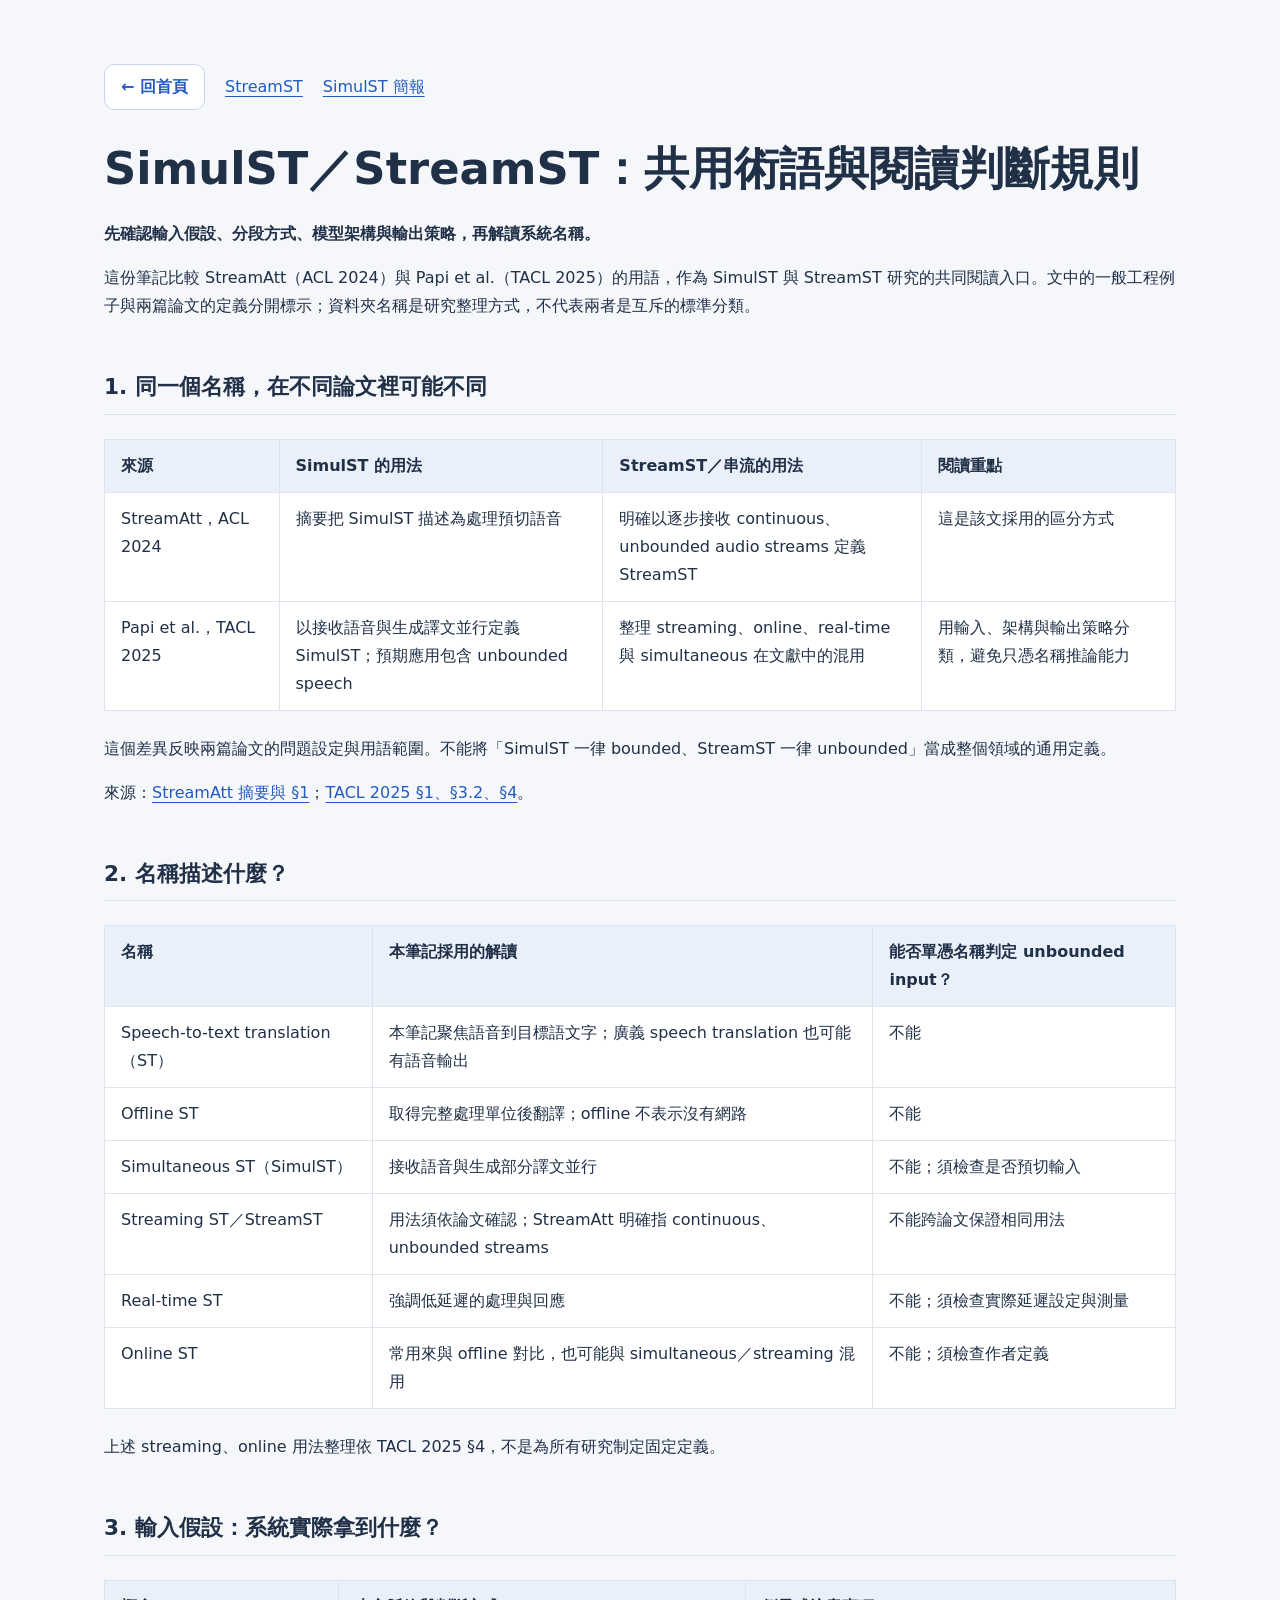
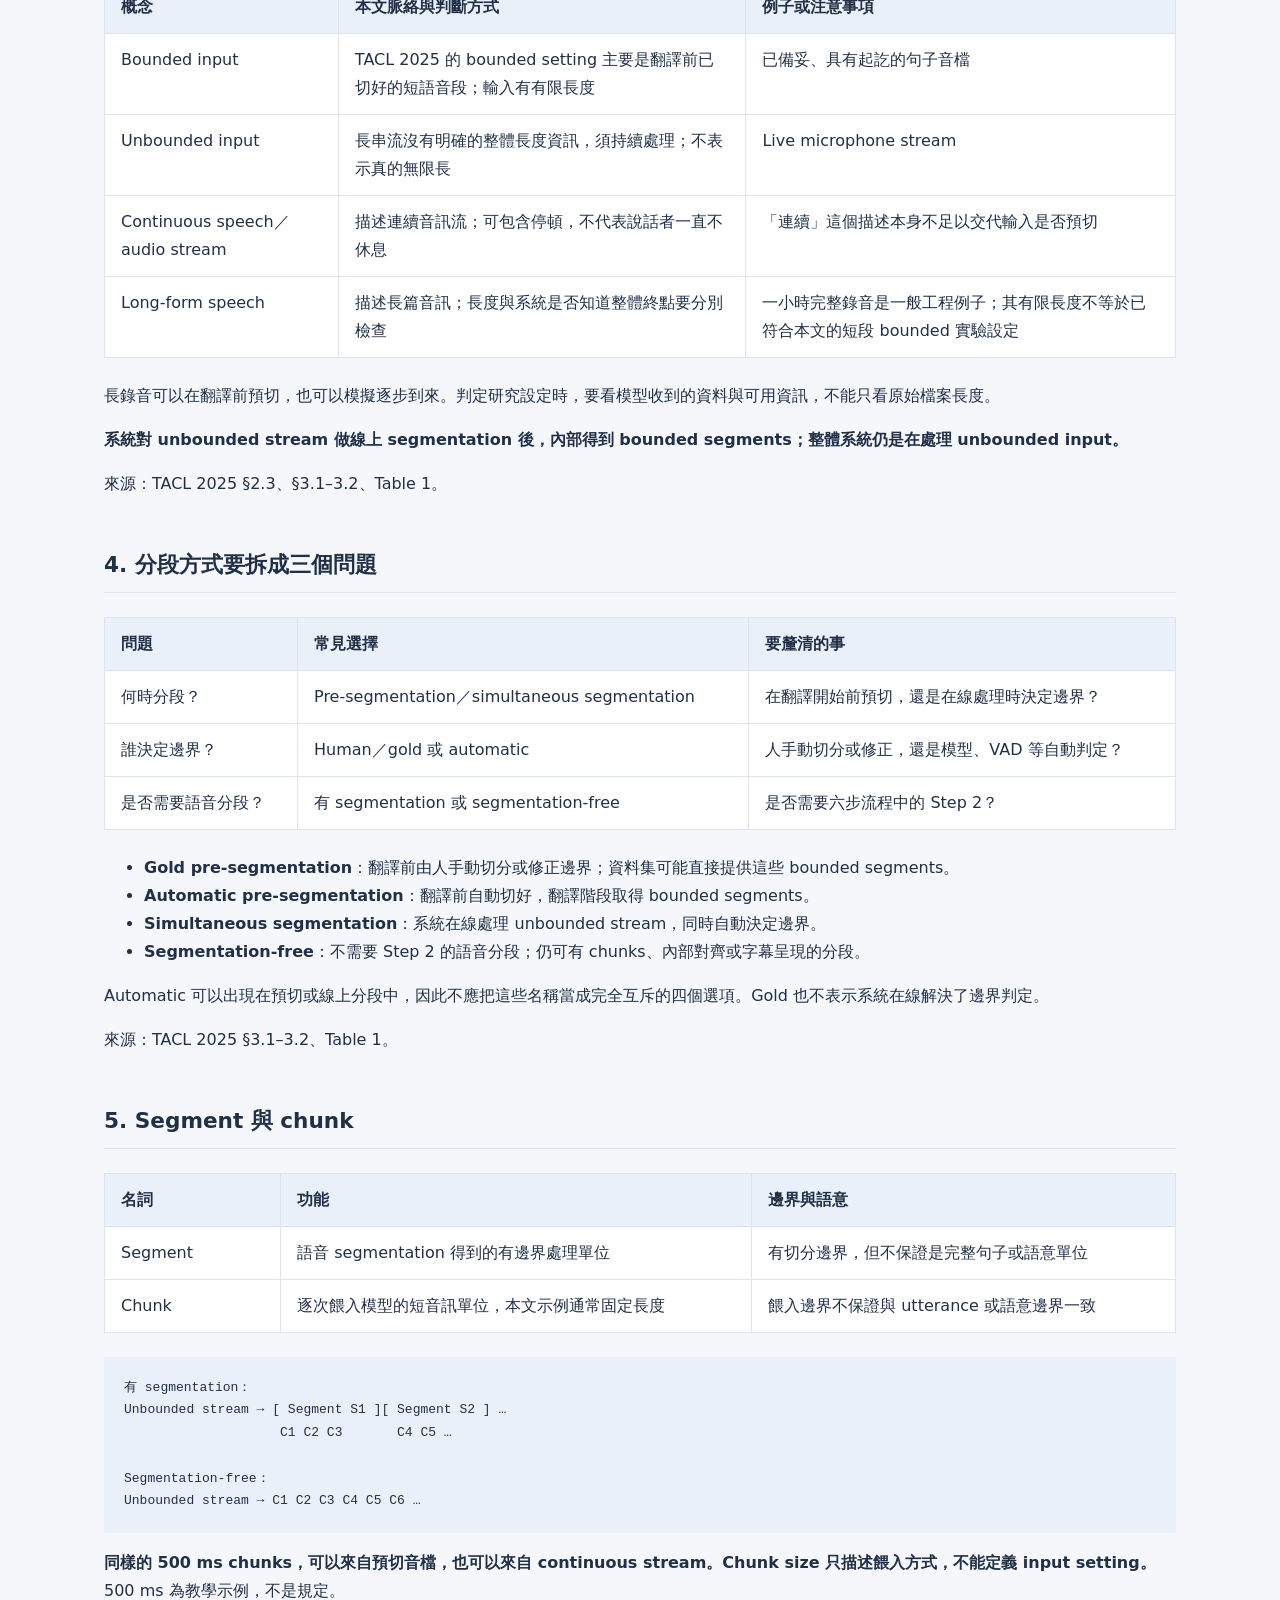
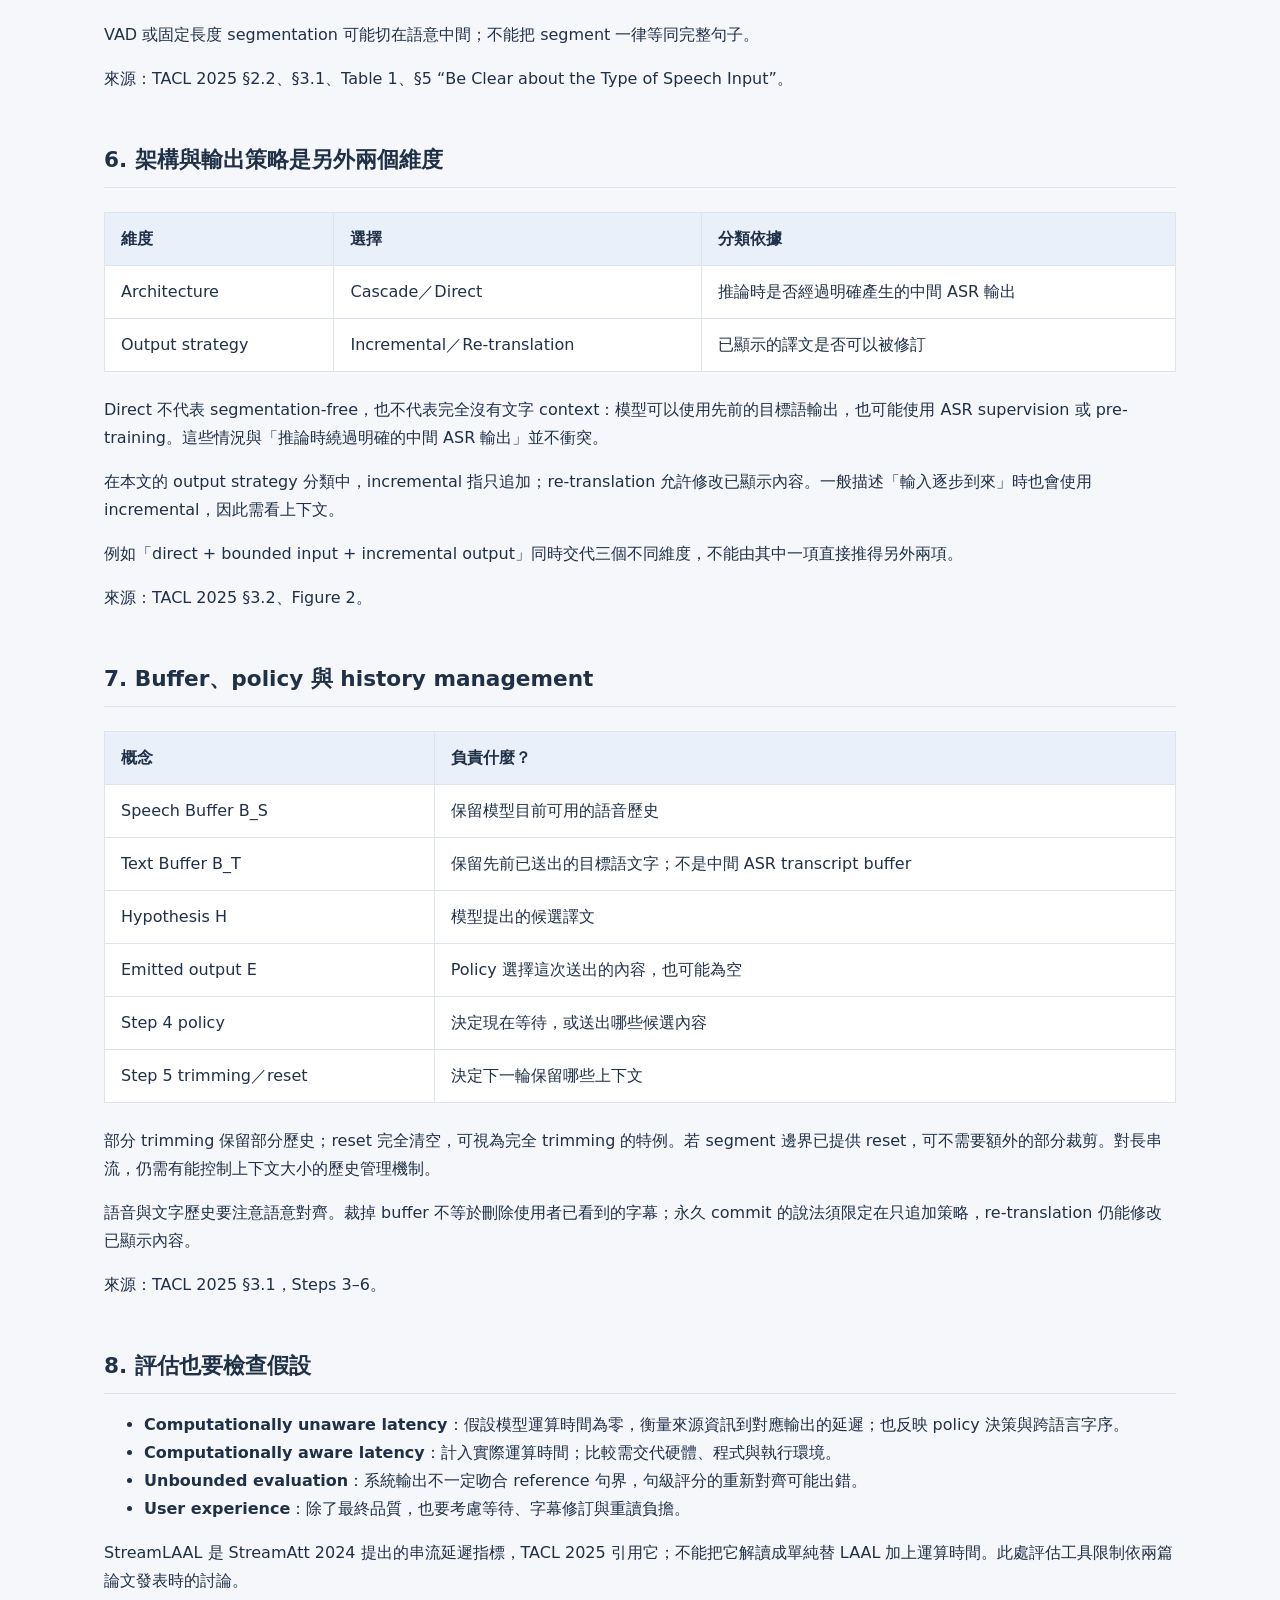
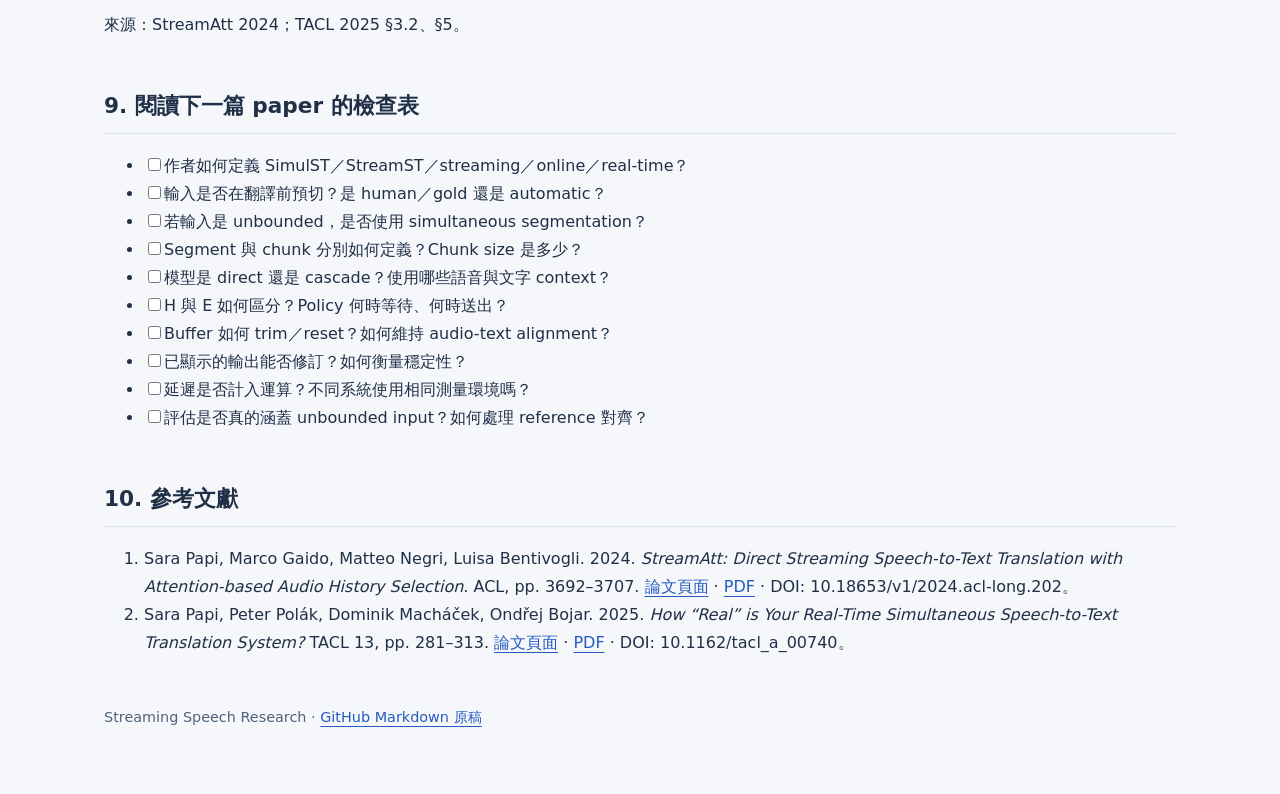
<file: docs/notes/terminology.html>
<!doctype html>
<html lang="zh-Hant">
<head>
  <meta charset="utf-8">
  <meta name="viewport" content="width=device-width, initial-scale=1">
  <meta name="description" content="比較 StreamAtt 2024 與 TACL 2025 的 SimulST／StreamST 用語，整理輸入、分段、架構、輸出與評估的判斷規則。">
  <title>共用術語筆記 · Streaming Speech Research</title>
  <link rel="stylesheet" href="../styles.css">
</head>
<body>
<main class="notes-content">
  <nav class="reading-nav" aria-label="閱讀入口"><a class="home-button" href="../index.html">← 回首頁</a> <a href="../StreamST/index.html">StreamST</a> <a href="../SimulST/index.html">SimulST 簡報</a></nav>
<h1
id="simulststreamst共用術語與閱讀判斷規則">SimulST／StreamST：共用術語與閱讀判斷規則</h1>
<p><strong>先確認輸入假設、分段方式、模型架構與輸出策略，再解讀系統名稱。</strong></p>
<p>這份筆記比較 StreamAtt（ACL 2024）與 Papi et al.（TACL
2025）的用語，作為 SimulST 與 StreamST
研究的共同閱讀入口。文中的一般工程例子與兩篇論文的定義分開標示；資料夾名稱是研究整理方式，不代表兩者是互斥的標準分類。</p>
<h2 id="1-同一個名稱在不同論文裡可能不同">1.
同一個名稱，在不同論文裡可能不同</h2>
<div class="table-scroll" role="region" aria-label="術語比較表" tabindex="0"><table>
<thead>
<tr>
<th>來源</th>
<th>SimulST 的用法</th>
<th>StreamST／串流的用法</th>
<th>閱讀重點</th>
</tr>
</thead>
<tbody>
<tr>
<td>StreamAtt，ACL 2024</td>
<td>摘要把 SimulST 描述為處理預切語音</td>
<td>明確以逐步接收 continuous、unbounded audio streams 定義
StreamST</td>
<td>這是該文採用的區分方式</td>
</tr>
<tr>
<td>Papi et al.，TACL 2025</td>
<td>以接收語音與生成譯文並行定義 SimulST；預期應用包含 unbounded
speech</td>
<td>整理 streaming、online、real-time 與 simultaneous
在文獻中的混用</td>
<td>用輸入、架構與輸出策略分類，避免只憑名稱推論能力</td>
</tr>
</tbody>
</table></div>
<p>這個差異反映兩篇論文的問題設定與用語範圍。不能將「SimulST 一律
bounded、StreamST 一律 unbounded」當成整個領域的通用定義。</p>
<p>來源：<a href="https://aclanthology.org/2024.acl-long.202/">StreamAtt
摘要與 §1</a>；<a
href="https://aclanthology.org/2025.tacl-1.14.pdf">TACL 2025
§1、§3.2、§4</a>。</p>
<h2 id="2-名稱描述什麼">2. 名稱描述什麼？</h2>
<div class="table-scroll" role="region" aria-label="術語比較表" tabindex="0"><table>
<thead>
<tr>
<th>名稱</th>
<th>本筆記採用的解讀</th>
<th>能否單憑名稱判定 unbounded input？</th>
</tr>
</thead>
<tbody>
<tr>
<td>Speech-to-text translation（ST）</td>
<td>本筆記聚焦語音到目標語文字；廣義 speech translation
也可能有語音輸出</td>
<td>不能</td>
</tr>
<tr>
<td>Offline ST</td>
<td>取得完整處理單位後翻譯；offline 不表示沒有網路</td>
<td>不能</td>
</tr>
<tr>
<td>Simultaneous ST（SimulST）</td>
<td>接收語音與生成部分譯文並行</td>
<td>不能；須檢查是否預切輸入</td>
</tr>
<tr>
<td>Streaming ST／StreamST</td>
<td>用法須依論文確認；StreamAtt 明確指 continuous、unbounded
streams</td>
<td>不能跨論文保證相同用法</td>
</tr>
<tr>
<td>Real-time ST</td>
<td>強調低延遲的處理與回應</td>
<td>不能；須檢查實際延遲設定與測量</td>
</tr>
<tr>
<td>Online ST</td>
<td>常用來與 offline 對比，也可能與 simultaneous／streaming 混用</td>
<td>不能；須檢查作者定義</td>
</tr>
</tbody>
</table></div>
<p>上述 streaming、online 用法整理依 TACL 2025
§4，不是為所有研究制定固定定義。</p>
<h2 id="3-輸入假設系統實際拿到什麼">3. 輸入假設：系統實際拿到什麼？</h2>
<div class="table-scroll" role="region" aria-label="術語比較表" tabindex="0"><table>
<thead>
<tr>
<th>概念</th>
<th>本文脈絡與判斷方式</th>
<th>例子或注意事項</th>
</tr>
</thead>
<tbody>
<tr>
<td>Bounded input</td>
<td>TACL 2025 的 bounded setting
主要是翻譯前已切好的短語音段；輸入有有限長度</td>
<td>已備妥、具有起訖的句子音檔</td>
</tr>
<tr>
<td>Unbounded input</td>
<td>長串流沒有明確的整體長度資訊，須持續處理；不表示真的無限長</td>
<td>Live microphone stream</td>
</tr>
<tr>
<td>Continuous speech／audio stream</td>
<td>描述連續音訊流；可包含停頓，不代表說話者一直不休息</td>
<td>「連續」這個描述本身不足以交代輸入是否預切</td>
</tr>
<tr>
<td>Long-form speech</td>
<td>描述長篇音訊；長度與系統是否知道整體終點要分別檢查</td>
<td>一小時完整錄音是一般工程例子；其有限長度不等於已符合本文的短段
bounded 實驗設定</td>
</tr>
</tbody>
</table></div>
<p>長錄音可以在翻譯前預切，也可以模擬逐步到來。判定研究設定時，要看模型收到的資料與可用資訊，不能只看原始檔案長度。</p>
<p><strong>系統對 unbounded stream 做線上 segmentation 後，內部得到
bounded segments；整體系統仍是在處理 unbounded input。</strong></p>
<p>來源：TACL 2025 §2.3、§3.1–3.2、Table 1。</p>
<h2 id="4-分段方式要拆成三個問題">4. 分段方式要拆成三個問題</h2>
<div class="table-scroll" role="region" aria-label="術語比較表" tabindex="0"><table>
<thead>
<tr>
<th>問題</th>
<th>常見選擇</th>
<th>要釐清的事</th>
</tr>
</thead>
<tbody>
<tr>
<td>何時分段？</td>
<td>Pre-segmentation／simultaneous segmentation</td>
<td>在翻譯開始前預切，還是在線處理時決定邊界？</td>
</tr>
<tr>
<td>誰決定邊界？</td>
<td>Human／gold 或 automatic</td>
<td>人手動切分或修正，還是模型、VAD 等自動判定？</td>
</tr>
<tr>
<td>是否需要語音分段？</td>
<td>有 segmentation 或 segmentation-free</td>
<td>是否需要六步流程中的 Step 2？</td>
</tr>
</tbody>
</table></div>
<ul>
<li><strong>Gold
pre-segmentation</strong>：翻譯前由人手動切分或修正邊界；資料集可能直接提供這些
bounded segments。</li>
<li><strong>Automatic
pre-segmentation</strong>：翻譯前自動切好，翻譯階段取得 bounded
segments。</li>
<li><strong>Simultaneous segmentation</strong>：系統在線處理 unbounded
stream，同時自動決定邊界。</li>
<li><strong>Segmentation-free</strong>：不需要 Step 2 的語音分段；仍可有
chunks、內部對齊或字幕呈現的分段。</li>
</ul>
<p>Automatic
可以出現在預切或線上分段中，因此不應把這些名稱當成完全互斥的四個選項。Gold
也不表示系統在線解決了邊界判定。</p>
<p>來源：TACL 2025 §3.1–3.2、Table 1。</p>
<h2 id="5-segment-與-chunk">5. Segment 與 chunk</h2>
<div class="table-scroll" role="region" aria-label="術語比較表" tabindex="0"><table>
<thead>
<tr>
<th>名詞</th>
<th>功能</th>
<th>邊界與語意</th>
</tr>
</thead>
<tbody>
<tr>
<td>Segment</td>
<td>語音 segmentation 得到的有邊界處理單位</td>
<td>有切分邊界，但不保證是完整句子或語意單位</td>
</tr>
<tr>
<td>Chunk</td>
<td>逐次餵入模型的短音訊單位，本文示例通常固定長度</td>
<td>餵入邊界不保證與 utterance 或語意邊界一致</td>
</tr>
</tbody>
</table></div>
<pre class="text"><code>有 segmentation：
Unbounded stream → [ Segment S1 ][ Segment S2 ] …
                    C1 C2 C3       C4 C5 …

Segmentation-free：
Unbounded stream → C1 C2 C3 C4 C5 C6 …</code></pre>
<p><strong>同樣的 500 ms chunks，可以來自預切音檔，也可以來自 continuous
stream。Chunk size 只描述餵入方式，不能定義 input setting。</strong> 500
ms 為教學示例，不是規定。</p>
<p>VAD 或固定長度 segmentation 可能切在語意中間；不能把 segment
一律等同完整句子。</p>
<p>來源：TACL 2025 §2.2、§3.1、Table 1、§5 “Be Clear about the Type of
Speech Input”。</p>
<h2 id="6-架構與輸出策略是另外兩個維度">6.
架構與輸出策略是另外兩個維度</h2>
<div class="table-scroll" role="region" aria-label="術語比較表" tabindex="0"><table>
<thead>
<tr>
<th>維度</th>
<th>選擇</th>
<th>分類依據</th>
</tr>
</thead>
<tbody>
<tr>
<td>Architecture</td>
<td>Cascade／Direct</td>
<td>推論時是否經過明確產生的中間 ASR 輸出</td>
</tr>
<tr>
<td>Output strategy</td>
<td>Incremental／Re-translation</td>
<td>已顯示的譯文是否可以被修訂</td>
</tr>
</tbody>
</table></div>
<p>Direct 不代表 segmentation-free，也不代表完全沒有文字
context：模型可以使用先前的目標語輸出，也可能使用 ASR supervision 或
pre-training。這些情況與「推論時繞過明確的中間 ASR 輸出」並不衝突。</p>
<p>在本文的 output strategy 分類中，incremental 指只追加；re-translation
允許修改已顯示內容。一般描述「輸入逐步到來」時也會使用
incremental，因此需看上下文。</p>
<p>例如「direct + bounded input + incremental
output」同時交代三個不同維度，不能由其中一項直接推得另外兩項。</p>
<p>來源：TACL 2025 §3.2、Figure 2。</p>
<h2 id="7-bufferpolicy-與-history-management">7. Buffer、policy 與
history management</h2>
<div class="table-scroll" role="region" aria-label="術語比較表" tabindex="0"><table>
<thead>
<tr>
<th>概念</th>
<th>負責什麼？</th>
</tr>
</thead>
<tbody>
<tr>
<td>Speech Buffer B_S</td>
<td>保留模型目前可用的語音歷史</td>
</tr>
<tr>
<td>Text Buffer B_T</td>
<td>保留先前已送出的目標語文字；不是中間 ASR transcript buffer</td>
</tr>
<tr>
<td>Hypothesis H</td>
<td>模型提出的候選譯文</td>
</tr>
<tr>
<td>Emitted output E</td>
<td>Policy 選擇這次送出的內容，也可能為空</td>
</tr>
<tr>
<td>Step 4 policy</td>
<td>決定現在等待，或送出哪些候選內容</td>
</tr>
<tr>
<td>Step 5 trimming／reset</td>
<td>決定下一輪保留哪些上下文</td>
</tr>
</tbody>
</table></div>
<p>部分 trimming 保留部分歷史；reset 完全清空，可視為完全 trimming
的特例。若 segment 邊界已提供
reset，可不需要額外的部分裁剪。對長串流，仍需有能控制上下文大小的歷史管理機制。</p>
<p>語音與文字歷史要注意語意對齊。裁掉 buffer
不等於刪除使用者已看到的字幕；永久 commit
的說法須限定在只追加策略，re-translation 仍能修改已顯示內容。</p>
<p>來源：TACL 2025 §3.1，Steps 3–6。</p>
<h2 id="8-評估也要檢查假設">8. 評估也要檢查假設</h2>
<ul>
<li><strong>Computationally unaware
latency</strong>：假設模型運算時間為零，衡量來源資訊到對應輸出的延遲；也反映
policy 決策與跨語言字序。</li>
<li><strong>Computationally aware
latency</strong>：計入實際運算時間；比較需交代硬體、程式與執行環境。</li>
<li><strong>Unbounded evaluation</strong>：系統輸出不一定吻合 reference
句界，句級評分的重新對齊可能出錯。</li>
<li><strong>User
experience</strong>：除了最終品質，也要考慮等待、字幕修訂與重讀負擔。</li>
</ul>
<p>StreamLAAL 是 StreamAtt 2024 提出的串流延遲指標，TACL 2025
引用它；不能把它解讀成單純替 LAAL
加上運算時間。此處評估工具限制依兩篇論文發表時的討論。</p>
<p>來源：StreamAtt 2024；TACL 2025 §3.2、§5。</p>
<h2 id="9-閱讀下一篇-paper-的檢查表">9. 閱讀下一篇 paper 的檢查表</h2>
<ul class="task-list">
<li><label><input type="checkbox" />作者如何定義
SimulST／StreamST／streaming／online／real-time？</label></li>
<li><label><input type="checkbox" />輸入是否在翻譯前預切？是 human／gold
還是 automatic？</label></li>
<li><label><input type="checkbox" />若輸入是 unbounded，是否使用
simultaneous segmentation？</label></li>
<li><label><input type="checkbox" />Segment 與 chunk 分別如何定義？Chunk
size 是多少？</label></li>
<li><label><input type="checkbox" />模型是 direct 還是
cascade？使用哪些語音與文字 context？</label></li>
<li><label><input type="checkbox" />H 與 E 如何區分？Policy
何時等待、何時送出？</label></li>
<li><label><input type="checkbox" />Buffer 如何 trim／reset？如何維持
audio-text alignment？</label></li>
<li><label><input
type="checkbox" />已顯示的輸出能否修訂？如何衡量穩定性？</label></li>
<li><label><input
type="checkbox" />延遲是否計入運算？不同系統使用相同測量環境嗎？</label></li>
<li><label><input type="checkbox" />評估是否真的涵蓋 unbounded
input？如何處理 reference 對齊？</label></li>
</ul>
<h2 id="10-參考文獻">10. 參考文獻</h2>
<ol type="1">
<li>Sara Papi, Marco Gaido, Matteo Negri, Luisa Bentivogli. 2024.
<em>StreamAtt: Direct Streaming Speech-to-Text Translation with
Attention-based Audio History Selection</em>. ACL, pp. 3692–3707. <a
href="https://aclanthology.org/2024.acl-long.202/">論文頁面</a> · <a
href="https://aclanthology.org/2024.acl-long.202.pdf">PDF</a> · DOI:
10.18653/v1/2024.acl-long.202。</li>
<li>Sara Papi, Peter Polák, Dominik Macháček, Ondřej Bojar. 2025.
<em>How “Real” is Your Real-Time Simultaneous Speech-to-Text Translation
System?</em> TACL 13, pp. 281–313. <a
href="https://aclanthology.org/2025.tacl-1.14/">論文頁面</a> · <a
href="https://aclanthology.org/2025.tacl-1.14.pdf">PDF</a> · DOI:
10.1162/tacl_a_00740。</li>
</ol>

  <footer>Streaming Speech Research · <a href="https://github.com/tc9305/streaming-speech-research/blob/main/notes/terminology.md">GitHub Markdown 原稿</a></footer>
</main>
</body>
</html>
</file>
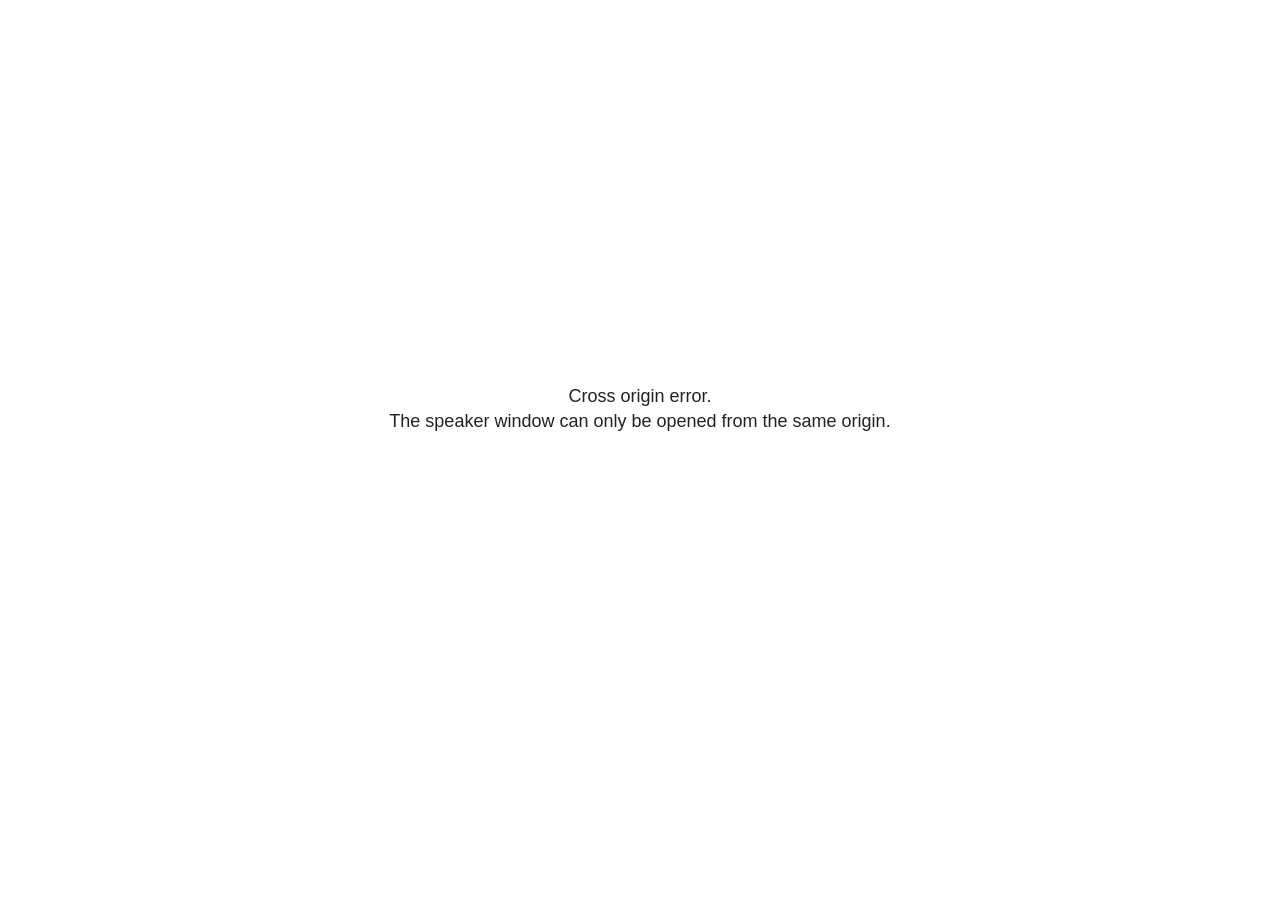
<file: chiu/libs/revealjs/plugin/notes/speaker-view.html>
<!--
	NOTE: You need to build the notes plugin after making changes to this file.
-->
<html lang="en">
	<head>
		<meta charset="utf-8">

		<title>reveal.js - Speaker View</title>

		<style>
			body {
				font-family: Helvetica;
				font-size: 18px;
			}

			#current-slide,
			#upcoming-slide,
			#speaker-controls {
				padding: 6px;
				box-sizing: border-box;
				-moz-box-sizing: border-box;
			}

			#current-slide iframe,
			#upcoming-slide iframe {
				width: 100%;
				height: 100%;
				border: 1px solid #ddd;
			}

			#current-slide .label,
			#upcoming-slide .label {
				position: absolute;
				top: 10px;
				left: 10px;
				z-index: 2;
			}

			#connection-status {
				position: absolute;
				top: 0;
				left: 0;
				width: 100%;
				height: 100%;
				z-index: 20;
				padding: 30% 20% 20% 20%;
				font-size: 18px;
				color: #222;
				background: #fff;
				text-align: center;
				box-sizing: border-box;
				line-height: 1.4;
			}

			.overlay-element {
				height: 34px;
				line-height: 34px;
				padding: 0 10px;
				text-shadow: none;
				background: rgba( 220, 220, 220, 0.8 );
				color: #222;
				font-size: 14px;
			}

			.overlay-element.interactive:hover {
				background: rgba( 220, 220, 220, 1 );
			}

			#current-slide {
				position: absolute;
				width: 60%;
				height: 100%;
				top: 0;
				left: 0;
				padding-right: 0;
			}

			#upcoming-slide {
				position: absolute;
				width: 40%;
				height: 40%;
				right: 0;
				top: 0;
			}

			/* Speaker controls */
			#speaker-controls {
				position: absolute;
				top: 40%;
				right: 0;
				width: 40%;
				height: 60%;
				overflow: auto;
				font-size: 18px;
			}

				.speaker-controls-time.hidden,
				.speaker-controls-notes.hidden {
					display: none;
				}

				.speaker-controls-time .label,
				.speaker-controls-pace .label,
				.speaker-controls-notes .label {
					text-transform: uppercase;
					font-weight: normal;
					font-size: 0.66em;
					color: #666;
					margin: 0;
				}

				.speaker-controls-time, .speaker-controls-pace {
					border-bottom: 1px solid rgba( 200, 200, 200, 0.5 );
					margin-bottom: 10px;
					padding: 10px 16px;
					padding-bottom: 20px;
					cursor: pointer;
				}

				.speaker-controls-time .reset-button {
					opacity: 0;
					float: right;
					color: #666;
					text-decoration: none;
				}
				.speaker-controls-time:hover .reset-button {
					opacity: 1;
				}

				.speaker-controls-time .timer,
				.speaker-controls-time .clock {
					width: 50%;
				}

				.speaker-controls-time .timer,
				.speaker-controls-time .clock,
				.speaker-controls-time .pacing .hours-value,
				.speaker-controls-time .pacing .minutes-value,
				.speaker-controls-time .pacing .seconds-value {
					font-size: 1.9em;
				}

				.speaker-controls-time .timer {
					float: left;
				}

				.speaker-controls-time .clock {
					float: right;
					text-align: right;
				}

				.speaker-controls-time span.mute {
					opacity: 0.3;
				}

				.speaker-controls-time .pacing-title {
					margin-top: 5px;
				}

				.speaker-controls-time .pacing.ahead {
					color: blue;
				}

				.speaker-controls-time .pacing.on-track {
					color: green;
				}

				.speaker-controls-time .pacing.behind {
					color: red;
				}

				.speaker-controls-notes {
					padding: 10px 16px;
				}

				.speaker-controls-notes .value {
					margin-top: 5px;
					line-height: 1.4;
					font-size: 1.2em;
				}

			/* Layout selector */
			#speaker-layout {
				position: absolute;
				top: 10px;
				right: 10px;
				color: #222;
				z-index: 10;
			}
				#speaker-layout select {
					position: absolute;
					width: 100%;
					height: 100%;
					top: 0;
					left: 0;
					border: 0;
					box-shadow: 0;
					cursor: pointer;
					opacity: 0;

					font-size: 1em;
					background-color: transparent;

					-moz-appearance: none;
					-webkit-appearance: none;
					-webkit-tap-highlight-color: rgba(0, 0, 0, 0);
				}

				#speaker-layout select:focus {
					outline: none;
					box-shadow: none;
				}

			.clear {
				clear: both;
			}

			/* Speaker layout: Wide */
			body[data-speaker-layout="wide"] #current-slide,
			body[data-speaker-layout="wide"] #upcoming-slide {
				width: 50%;
				height: 45%;
				padding: 6px;
			}

			body[data-speaker-layout="wide"] #current-slide {
				top: 0;
				left: 0;
			}

			body[data-speaker-layout="wide"] #upcoming-slide {
				top: 0;
				left: 50%;
			}

			body[data-speaker-layout="wide"] #speaker-controls {
				top: 45%;
				left: 0;
				width: 100%;
				height: 50%;
				font-size: 1.25em;
			}

			/* Speaker layout: Tall */
			body[data-speaker-layout="tall"] #current-slide,
			body[data-speaker-layout="tall"] #upcoming-slide {
				width: 45%;
				height: 50%;
				padding: 6px;
			}

			body[data-speaker-layout="tall"] #current-slide {
				top: 0;
				left: 0;
			}

			body[data-speaker-layout="tall"] #upcoming-slide {
				top: 50%;
				left: 0;
			}

			body[data-speaker-layout="tall"] #speaker-controls {
				padding-top: 40px;
				top: 0;
				left: 45%;
				width: 55%;
				height: 100%;
				font-size: 1.25em;
			}

			/* Speaker layout: Notes only */
			body[data-speaker-layout="notes-only"] #current-slide,
			body[data-speaker-layout="notes-only"] #upcoming-slide {
				display: none;
			}

			body[data-speaker-layout="notes-only"] #speaker-controls {
				padding-top: 40px;
				top: 0;
				left: 0;
				width: 100%;
				height: 100%;
				font-size: 1.25em;
			}

			@media screen and (max-width: 1080px) {
				body[data-speaker-layout="default"] #speaker-controls {
					font-size: 16px;
				}
			}

			@media screen and (max-width: 900px) {
				body[data-speaker-layout="default"] #speaker-controls {
					font-size: 14px;
				}
			}

			@media screen and (max-width: 800px) {
				body[data-speaker-layout="default"] #speaker-controls {
					font-size: 12px;
				}
			}

		</style>
	</head>

	<body>

		<div id="connection-status">Loading speaker view...</div>

		<div id="current-slide"></div>
		<div id="upcoming-slide"><span class="overlay-element label">Upcoming</span></div>
		<div id="speaker-controls">
			<div class="speaker-controls-time">
				<h4 class="label">Time <span class="reset-button">Click to Reset</span></h4>
				<div class="clock">
					<span class="clock-value">0:00 AM</span>
				</div>
				<div class="timer">
					<span class="hours-value">00</span><span class="minutes-value">:00</span><span class="seconds-value">:00</span>
				</div>
				<div class="clear"></div>

				<h4 class="label pacing-title" style="display: none">Pacing – Time to finish current slide</h4>
				<div class="pacing" style="display: none">
					<span class="hours-value">00</span><span class="minutes-value">:00</span><span class="seconds-value">:00</span>
				</div>
			</div>

			<div class="speaker-controls-notes hidden">
				<h4 class="label">Notes</h4>
				<div class="value"></div>
			</div>
		</div>
		<div id="speaker-layout" class="overlay-element interactive">
			<span class="speaker-layout-label"></span>
			<select class="speaker-layout-dropdown"></select>
		</div>

		<script>

			(function() {

				var notes,
					notesValue,
					currentState,
					currentSlide,
					upcomingSlide,
					layoutLabel,
					layoutDropdown,
					pendingCalls = {},
					lastRevealApiCallId = 0,
					connected = false

				var connectionStatus = document.querySelector( '#connection-status' );

				var SPEAKER_LAYOUTS = {
					'default': 'Default',
					'wide': 'Wide',
					'tall': 'Tall',
					'notes-only': 'Notes only'
				};

				setupLayout();

				let openerOrigin;

				try {
					openerOrigin = window.opener.location.origin;
				}
				catch ( error ) { console.warn( error ) }

				// In order to prevent XSS, the speaker view will only run if its
				// opener has the same origin as itself
				if( window.location.origin !== openerOrigin ) {
					connectionStatus.innerHTML = 'Cross origin error.<br>The speaker window can only be opened from the same origin.';
					return;
				}

				var connectionTimeout = setTimeout( function() {
					connectionStatus.innerHTML = 'Error connecting to main window.<br>Please try closing and reopening the speaker view.';
				}, 5000 );

				window.addEventListener( 'message', function( event ) {

					// Validate the origin of all messages to avoid parsing messages
					// that aren't meant for us. Ignore when running off file:// so
					// that the speaker view continues to work without a web server.
					if( window.location.origin !== event.origin && window.location.origin !== 'file://' ) {
						return
					}

					clearTimeout( connectionTimeout );
					connectionStatus.style.display = 'none';

					var data = JSON.parse( event.data );

					// The overview mode is only useful to the reveal.js instance
					// where navigation occurs so we don't sync it
					if( data.state ) delete data.state.overview;

					// Messages sent by the notes plugin inside of the main window
					if( data && data.namespace === 'reveal-notes' ) {
						if( data.type === 'connect' ) {
							handleConnectMessage( data );
						}
						else if( data.type === 'state' ) {
							handleStateMessage( data );
						}
						else if( data.type === 'return' ) {
							pendingCalls[data.callId](data.result);
							delete pendingCalls[data.callId];
						}
					}
					// Messages sent by the reveal.js inside of the current slide preview
					else if( data && data.namespace === 'reveal' ) {
						if( /ready/.test( data.eventName ) ) {
							// Send a message back to notify that the handshake is complete
							window.opener.postMessage( JSON.stringify({ namespace: 'reveal-notes', type: 'connected'} ), '*' );
						}
						else if( /slidechanged|fragmentshown|fragmenthidden|paused|resumed/.test( data.eventName ) && currentState !== JSON.stringify( data.state ) ) {

							dispatchStateToMainWindow( data.state );

						}
					}

				} );

				/**
				 * Updates the presentation in the main window to match the state
				 * of the presentation in the notes window.
				 */
				const dispatchStateToMainWindow = debounce(( state ) => {
					window.opener.postMessage( JSON.stringify({ method: 'setState', args: [ state ]} ), '*' );
				}, 500);

				/**
				 * Asynchronously calls the Reveal.js API of the main frame.
				 */
				function callRevealApi( methodName, methodArguments, callback ) {

					var callId = ++lastRevealApiCallId;
					pendingCalls[callId] = callback;
					window.opener.postMessage( JSON.stringify( {
						namespace: 'reveal-notes',
						type: 'call',
						callId: callId,
						methodName: methodName,
						arguments: methodArguments
					} ), '*' );

				}

				/**
				 * Called when the main window is trying to establish a
				 * connection.
				 */
				function handleConnectMessage( data ) {

					if( connected === false ) {
						connected = true;

						setupIframes( data );
						setupKeyboard();
						setupNotes();
						setupTimer();
						setupHeartbeat();
					}

				}

				/**
				 * Called when the main window sends an updated state.
				 */
				function handleStateMessage( data ) {

					// Store the most recently set state to avoid circular loops
					// applying the same state
					currentState = JSON.stringify( data.state );

					// No need for updating the notes in case of fragment changes
					if ( data.notes ) {
						notes.classList.remove( 'hidden' );
						notesValue.style.whiteSpace = data.whitespace;
						if( data.markdown ) {
							notesValue.innerHTML = marked( data.notes );
						}
						else {
							notesValue.innerHTML = data.notes;
						}
					}
					else {
						notes.classList.add( 'hidden' );
					}

					// Update the note slides
					currentSlide.contentWindow.postMessage( JSON.stringify({ method: 'setState', args: [ data.state ] }), '*' );
					upcomingSlide.contentWindow.postMessage( JSON.stringify({ method: 'setState', args: [ data.state ] }), '*' );
					upcomingSlide.contentWindow.postMessage( JSON.stringify({ method: 'next' }), '*' );

				}

				// Limit to max one state update per X ms
				handleStateMessage = debounce( handleStateMessage, 200 );

				/**
				 * Forward keyboard events to the current slide window.
				 * This enables keyboard events to work even if focus
				 * isn't set on the current slide iframe.
				 *
				 * Block F5 default handling, it reloads and disconnects
				 * the speaker notes window.
				 */
				function setupKeyboard() {

					document.addEventListener( 'keydown', function( event ) {
						if( event.keyCode === 116 || ( event.metaKey && event.keyCode === 82 ) ) {
							event.preventDefault();
							return false;
						}
						currentSlide.contentWindow.postMessage( JSON.stringify({ method: 'triggerKey', args: [ event.keyCode ] }), '*' );
					} );

				}

				/**
				 * Creates the preview iframes.
				 */
				function setupIframes( data ) {

					var params = [
						'receiver',
						'progress=false',
						'history=false',
						'transition=none',
						'autoSlide=0',
						'backgroundTransition=none'
					].join( '&' );

					var urlSeparator = /\?/.test(data.url) ? '&' : '?';
					var hash = '#/' + data.state.indexh + '/' + data.state.indexv;
					var currentURL = data.url + urlSeparator + params + '&scrollActivationWidth=false&postMessageEvents=true' + hash;
					var upcomingURL = data.url + urlSeparator + params + '&scrollActivationWidth=false&controls=false' + hash;

					currentSlide = document.createElement( 'iframe' );
					currentSlide.setAttribute( 'width', 1280 );
					currentSlide.setAttribute( 'height', 1024 );
					currentSlide.setAttribute( 'src', currentURL );
					document.querySelector( '#current-slide' ).appendChild( currentSlide );

					upcomingSlide = document.createElement( 'iframe' );
					upcomingSlide.setAttribute( 'width', 640 );
					upcomingSlide.setAttribute( 'height', 512 );
					upcomingSlide.setAttribute( 'src', upcomingURL );
					document.querySelector( '#upcoming-slide' ).appendChild( upcomingSlide );

				}

				/**
				 * Setup the notes UI.
				 */
				function setupNotes() {

					notes = document.querySelector( '.speaker-controls-notes' );
					notesValue = document.querySelector( '.speaker-controls-notes .value' );

				}

				/**
				 * We send out a heartbeat at all times to ensure we can
				 * reconnect with the main presentation window after reloads.
				 */
				function setupHeartbeat() {

					setInterval( () => {
						window.opener.postMessage( JSON.stringify({ namespace: 'reveal-notes', type: 'heartbeat'} ), '*' );
					}, 1000 );

				}

				function getTimings( callback ) {

					callRevealApi( 'getSlidesAttributes', [], function ( slideAttributes ) {
						callRevealApi( 'getConfig', [], function ( config ) {
							var totalTime = config.totalTime;
							var minTimePerSlide = config.minimumTimePerSlide || 0;
							var defaultTiming = config.defaultTiming;
							if ((defaultTiming == null) && (totalTime == null)) {
								callback(null);
								return;
							}
							// Setting totalTime overrides defaultTiming
							if (totalTime) {
								defaultTiming = 0;
							}
							var timings = [];
							for ( var i in slideAttributes ) {
								var slide = slideAttributes[ i ];
								var timing = defaultTiming;
								if( slide.hasOwnProperty( 'data-timing' )) {
									var t = slide[ 'data-timing' ];
									timing = parseInt(t);
									if( isNaN(timing) ) {
										console.warn("Could not parse timing '" + t + "' of slide " + i + "; using default of " + defaultTiming);
										timing = defaultTiming;
									}
								}
								timings.push(timing);
							}
							if ( totalTime ) {
								// After we've allocated time to individual slides, we summarize it and
								// subtract it from the total time
								var remainingTime = totalTime - timings.reduce( function(a, b) { return a + b; }, 0 );
								// The remaining time is divided by the number of slides that have 0 seconds
								// allocated at the moment, giving the average time-per-slide on the remaining slides
								var remainingSlides = (timings.filter( function(x) { return x == 0 }) ).length
								var timePerSlide = Math.round( remainingTime / remainingSlides, 0 )
								// And now we replace every zero-value timing with that average
								timings = timings.map( function(x) { return (x==0 ? timePerSlide : x) } );
							}
							var slidesUnderMinimum = timings.filter( function(x) { return (x < minTimePerSlide) } ).length
							if ( slidesUnderMinimum ) {
								message = "The pacing time for " + slidesUnderMinimum + " slide(s) is under the configured minimum of " + minTimePerSlide + " seconds. Check the data-timing attribute on individual slides, or consider increasing the totalTime or minimumTimePerSlide configuration options (or removing some slides).";
								alert(message);
							}
							callback( timings );
						} );
					} );

				}

				/**
				 * Return the number of seconds allocated for presenting
				 * all slides up to and including this one.
				 */
				function getTimeAllocated( timings, callback ) {

					callRevealApi( 'getSlidePastCount', [], function ( currentSlide ) {
						var allocated = 0;
						for (var i in timings.slice(0, currentSlide + 1)) {
							allocated += timings[i];
						}
						callback( allocated );
					} );

				}

				/**
				 * Create the timer and clock and start updating them
				 * at an interval.
				 */
				function setupTimer() {

					var start = new Date(),
					timeEl = document.querySelector( '.speaker-controls-time' ),
					clockEl = timeEl.querySelector( '.clock-value' ),
					hoursEl = timeEl.querySelector( '.hours-value' ),
					minutesEl = timeEl.querySelector( '.minutes-value' ),
					secondsEl = timeEl.querySelector( '.seconds-value' ),
					pacingTitleEl = timeEl.querySelector( '.pacing-title' ),
					pacingEl = timeEl.querySelector( '.pacing' ),
					pacingHoursEl = pacingEl.querySelector( '.hours-value' ),
					pacingMinutesEl = pacingEl.querySelector( '.minutes-value' ),
					pacingSecondsEl = pacingEl.querySelector( '.seconds-value' );

					var timings = null;
					getTimings( function ( _timings ) {

						timings = _timings;
						if (_timings !== null) {
							pacingTitleEl.style.removeProperty('display');
							pacingEl.style.removeProperty('display');
						}

						// Update once directly
						_updateTimer();

						// Then update every second
						setInterval( _updateTimer, 1000 );

					} );


					function _resetTimer() {

						if (timings == null) {
							start = new Date();
							_updateTimer();
						}
						else {
							// Reset timer to beginning of current slide
							getTimeAllocated( timings, function ( slideEndTimingSeconds ) {
								var slideEndTiming = slideEndTimingSeconds * 1000;
								callRevealApi( 'getSlidePastCount', [], function ( currentSlide ) {
									var currentSlideTiming = timings[currentSlide] * 1000;
									var previousSlidesTiming = slideEndTiming - currentSlideTiming;
									var now = new Date();
									start = new Date(now.getTime() - previousSlidesTiming);
									_updateTimer();
								} );
							} );
						}

					}

					timeEl.addEventListener( 'click', function() {
						_resetTimer();
						return false;
					} );

					function _displayTime( hrEl, minEl, secEl, time) {

						var sign = Math.sign(time) == -1 ? "-" : "";
						time = Math.abs(Math.round(time / 1000));
						var seconds = time % 60;
						var minutes = Math.floor( time / 60 ) % 60 ;
						var hours = Math.floor( time / ( 60 * 60 )) ;
						hrEl.innerHTML = sign + zeroPadInteger( hours );
						if (hours == 0) {
							hrEl.classList.add( 'mute' );
						}
						else {
							hrEl.classList.remove( 'mute' );
						}
						minEl.innerHTML = ':' + zeroPadInteger( minutes );
						if (hours == 0 && minutes == 0) {
							minEl.classList.add( 'mute' );
						}
						else {
							minEl.classList.remove( 'mute' );
						}
						secEl.innerHTML = ':' + zeroPadInteger( seconds );
					}

					function _updateTimer() {

						var diff, hours, minutes, seconds,
						now = new Date();

						diff = now.getTime() - start.getTime();

						clockEl.innerHTML = now.toLocaleTimeString( 'en-US', { hour12: true, hour: '2-digit', minute:'2-digit' } );
						_displayTime( hoursEl, minutesEl, secondsEl, diff );
						if (timings !== null) {
							_updatePacing(diff);
						}

					}

					function _updatePacing(diff) {

						getTimeAllocated( timings, function ( slideEndTimingSeconds ) {
							var slideEndTiming = slideEndTimingSeconds * 1000;

							callRevealApi( 'getSlidePastCount', [], function ( currentSlide ) {
								var currentSlideTiming = timings[currentSlide] * 1000;
								var timeLeftCurrentSlide = slideEndTiming - diff;
								if (timeLeftCurrentSlide < 0) {
									pacingEl.className = 'pacing behind';
								}
								else if (timeLeftCurrentSlide < currentSlideTiming) {
									pacingEl.className = 'pacing on-track';
								}
								else {
									pacingEl.className = 'pacing ahead';
								}
								_displayTime( pacingHoursEl, pacingMinutesEl, pacingSecondsEl, timeLeftCurrentSlide );
							} );
						} );
					}

				}

				/**
				 * Sets up the speaker view layout and layout selector.
				 */
				function setupLayout() {

					layoutDropdown = document.querySelector( '.speaker-layout-dropdown' );
					layoutLabel = document.querySelector( '.speaker-layout-label' );

					// Render the list of available layouts
					for( var id in SPEAKER_LAYOUTS ) {
						var option = document.createElement( 'option' );
						option.setAttribute( 'value', id );
						option.textContent = SPEAKER_LAYOUTS[ id ];
						layoutDropdown.appendChild( option );
					}

					// Monitor the dropdown for changes
					layoutDropdown.addEventListener( 'change', function( event ) {

						setLayout( layoutDropdown.value );

					}, false );

					// Restore any currently persisted layout
					setLayout( getLayout() );

				}

				/**
				 * Sets a new speaker view layout. The layout is persisted
				 * in local storage.
				 */
				function setLayout( value ) {

					var title = SPEAKER_LAYOUTS[ value ];

					layoutLabel.innerHTML = 'Layout' + ( title ? ( ': ' + title ) : '' );
					layoutDropdown.value = value;

					document.body.setAttribute( 'data-speaker-layout', value );

					// Persist locally
					if( supportsLocalStorage() ) {
						window.localStorage.setItem( 'reveal-speaker-layout', value );
					}

				}

				/**
				 * Returns the ID of the most recently set speaker layout
				 * or our default layout if none has been set.
				 */
				function getLayout() {

					if( supportsLocalStorage() ) {
						var layout = window.localStorage.getItem( 'reveal-speaker-layout' );
						if( layout ) {
							return layout;
						}
					}

					// Default to the first record in the layouts hash
					for( var id in SPEAKER_LAYOUTS ) {
						return id;
					}

				}

				function supportsLocalStorage() {

					try {
						localStorage.setItem('test', 'test');
						localStorage.removeItem('test');
						return true;
					}
					catch( e ) {
						return false;
					}

				}

				function zeroPadInteger( num ) {

					var str = '00' + parseInt( num );
					return str.substring( str.length - 2 );

				}

				/**
				 * Limits the frequency at which a function can be called.
				 */
				function debounce( fn, ms ) {

					var lastTime = 0,
						timeout;

					return function() {

						var args = arguments;
						var context = this;

						clearTimeout( timeout );

						var timeSinceLastCall = Date.now() - lastTime;
						if( timeSinceLastCall > ms ) {
							fn.apply( context, args );
							lastTime = Date.now();
						}
						else {
							timeout = setTimeout( function() {
								fn.apply( context, args );
								lastTime = Date.now();
							}, ms - timeSinceLastCall );
						}

					}

				}

			})();

		</script>
	</body>
</html>
</file>
<file: docs/styles.css>
:root { color-scheme: light; font-family: system-ui, -apple-system, "Noto Sans TC", sans-serif; color: #203047; background: #f5f7fb; }
* { box-sizing: border-box; }
body { margin: 0; line-height: 1.75; }
main { max-width: 1040px; margin: auto; padding: 64px 24px; }
.eyebrow { color: #50627c; font-size: .85rem; letter-spacing: .12em; }
h1 { font-size: clamp(2rem, 5vw, 3.4rem); line-height: 1.2; margin: 16px 0 24px; }
h2 { font-size: 1.35rem; }
.intro { max-width: 720px; color: #50627c; }
.grid { display: grid; grid-template-columns: repeat(auto-fit, minmax(240px, 1fr)); gap: 20px; margin: 36px 0; }
.card { background: white; border: 1px solid #dde4ee; border-radius: 16px; padding: 24px; }
.status { display: inline-block; border-radius: 20px; background: #eaf0fa; padding: 3px 12px; font-size: .85rem; }
a { color: #235bc0; text-underline-offset: 4px; }
a:focus-visible { outline: 3px solid #235bc0; outline-offset: 4px; }
.home-button { display: inline-flex; align-items: center; padding: 8px 16px; border: 1px solid #c8d5e8; border-radius: 10px; background: white; color: #235bc0; text-decoration: none; font-weight: 600; }
.home-button:hover { background: #eaf0fa; }
footer { margin-top: 48px; color: #50627c; font-size: .9rem; }

main > section + section { margin-top: 24px; }
.reading-nav { display: flex; flex-wrap: wrap; align-items: center; gap: 20px; margin-bottom: 32px; }
.notes-content { max-width: 1120px; }
.notes-content h1 { font-size: clamp(1.9rem, 4vw, 2.8rem); }
.notes-content h2 { margin-top: 48px; padding-bottom: 8px; border-bottom: 1px solid #dde4ee; }
.table-scroll { overflow-x: auto; margin: 24px 0; }
.notes-content table { width: 100%; border-collapse: collapse; background: white; }
.notes-content td, .notes-content th { padding: 12px 16px; text-align: left; vertical-align: top; border: 1px solid #dde4ee; min-width: 150px; }
.notes-content th { background: #eaf0fa; }
.notes-content pre { overflow-x: auto; padding: 20px; background: #eaf0fa; }
</file>
